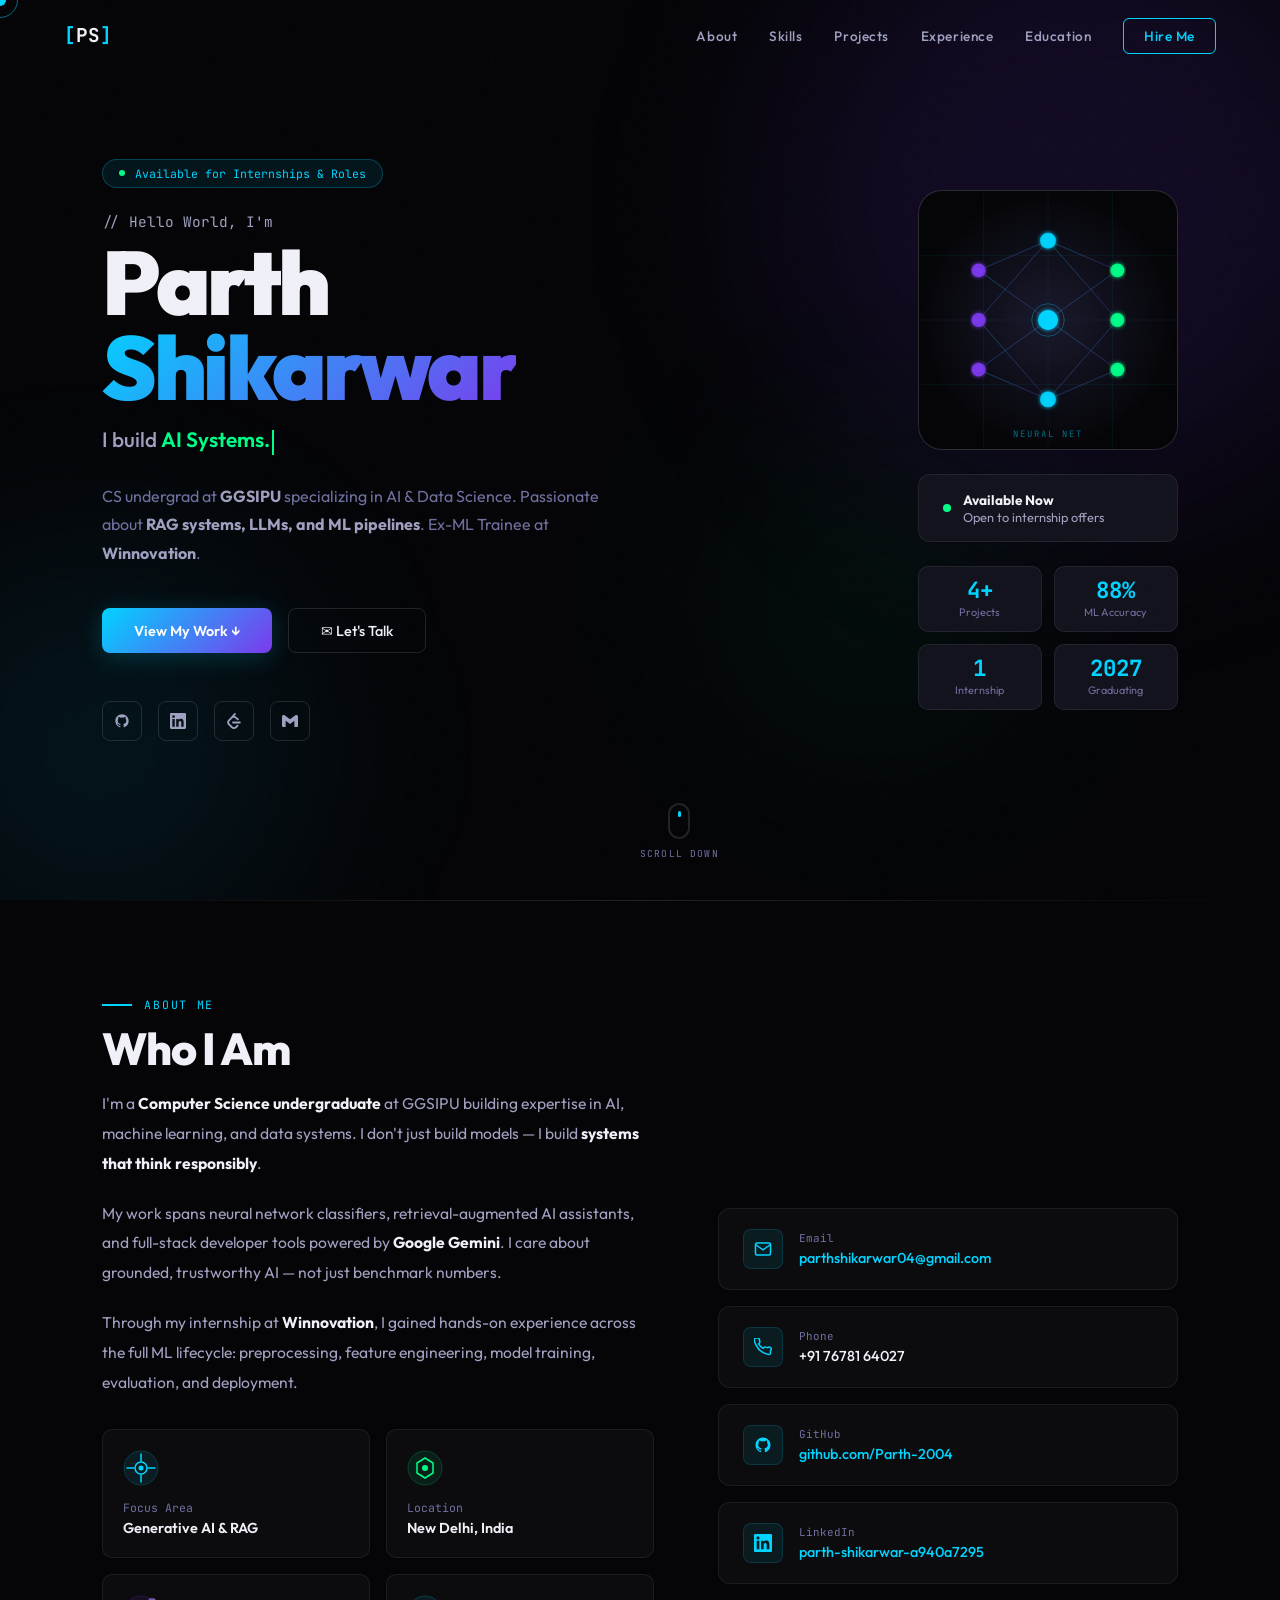
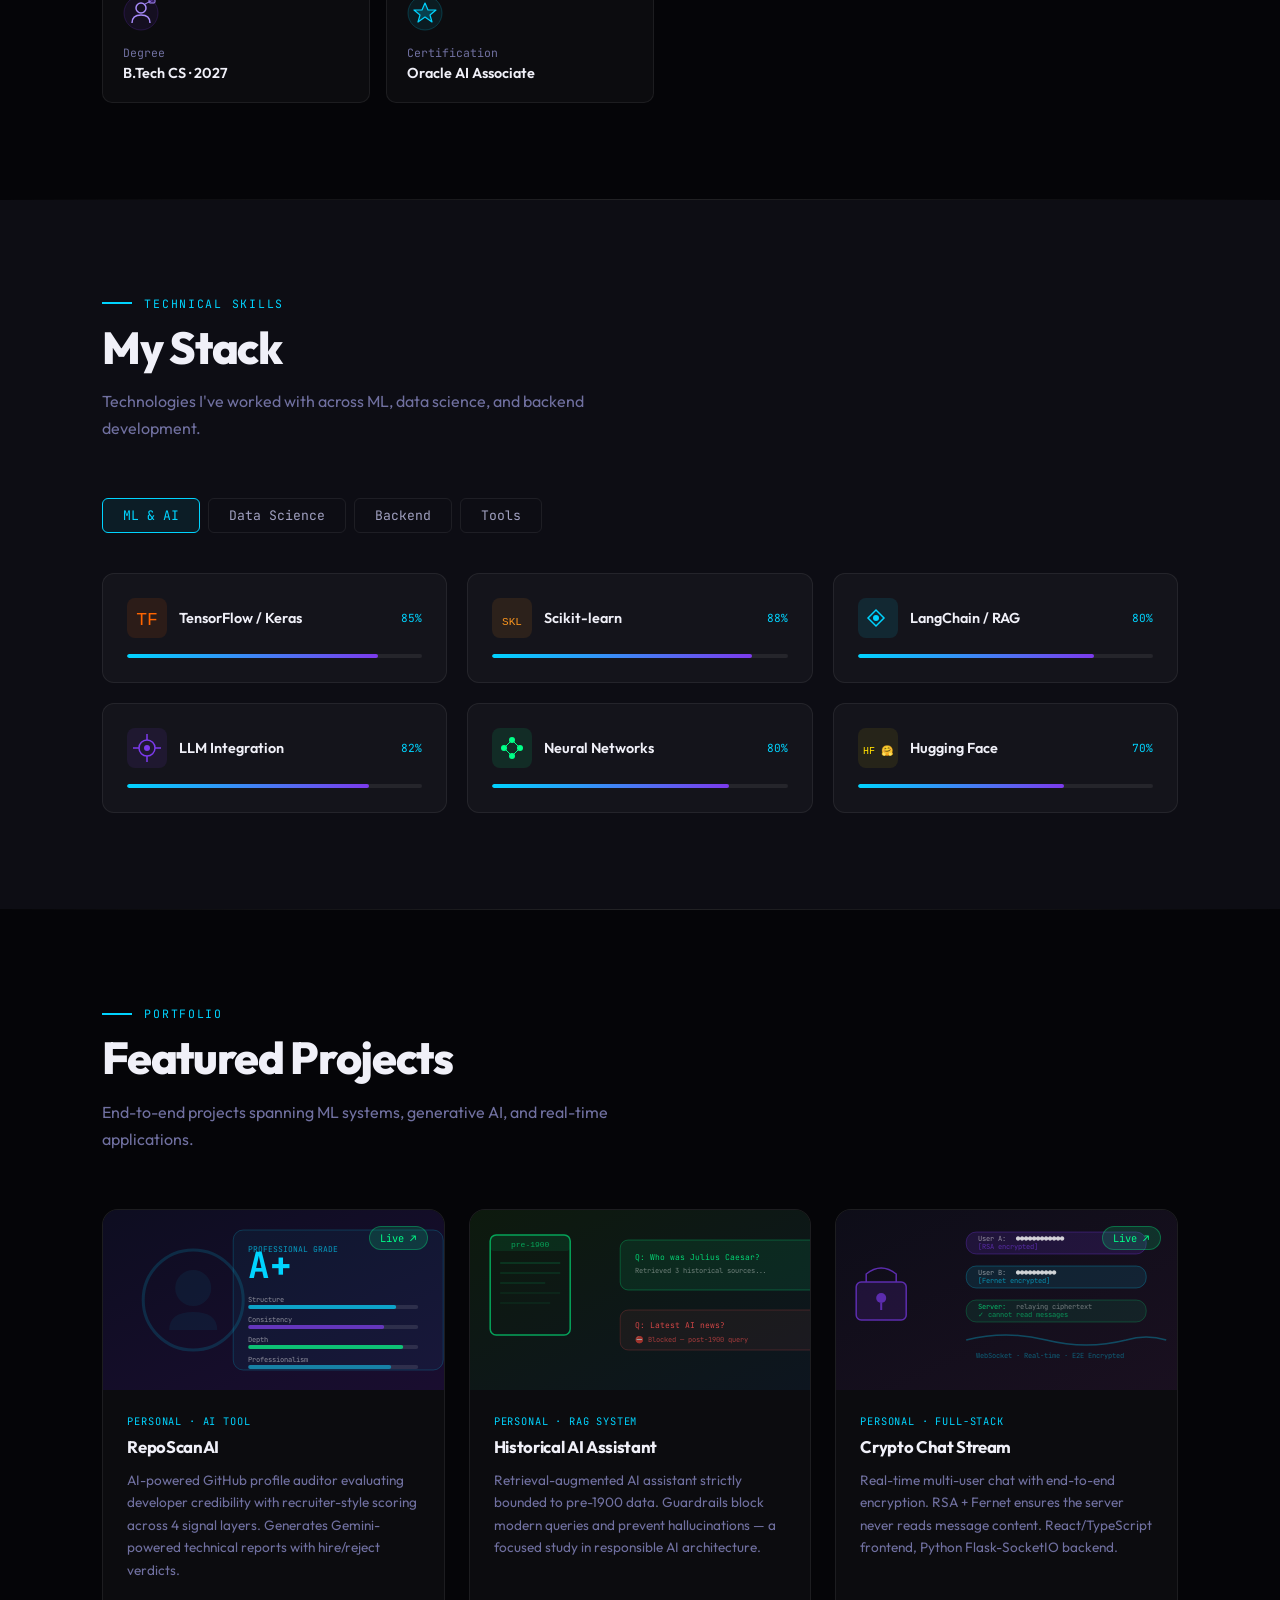
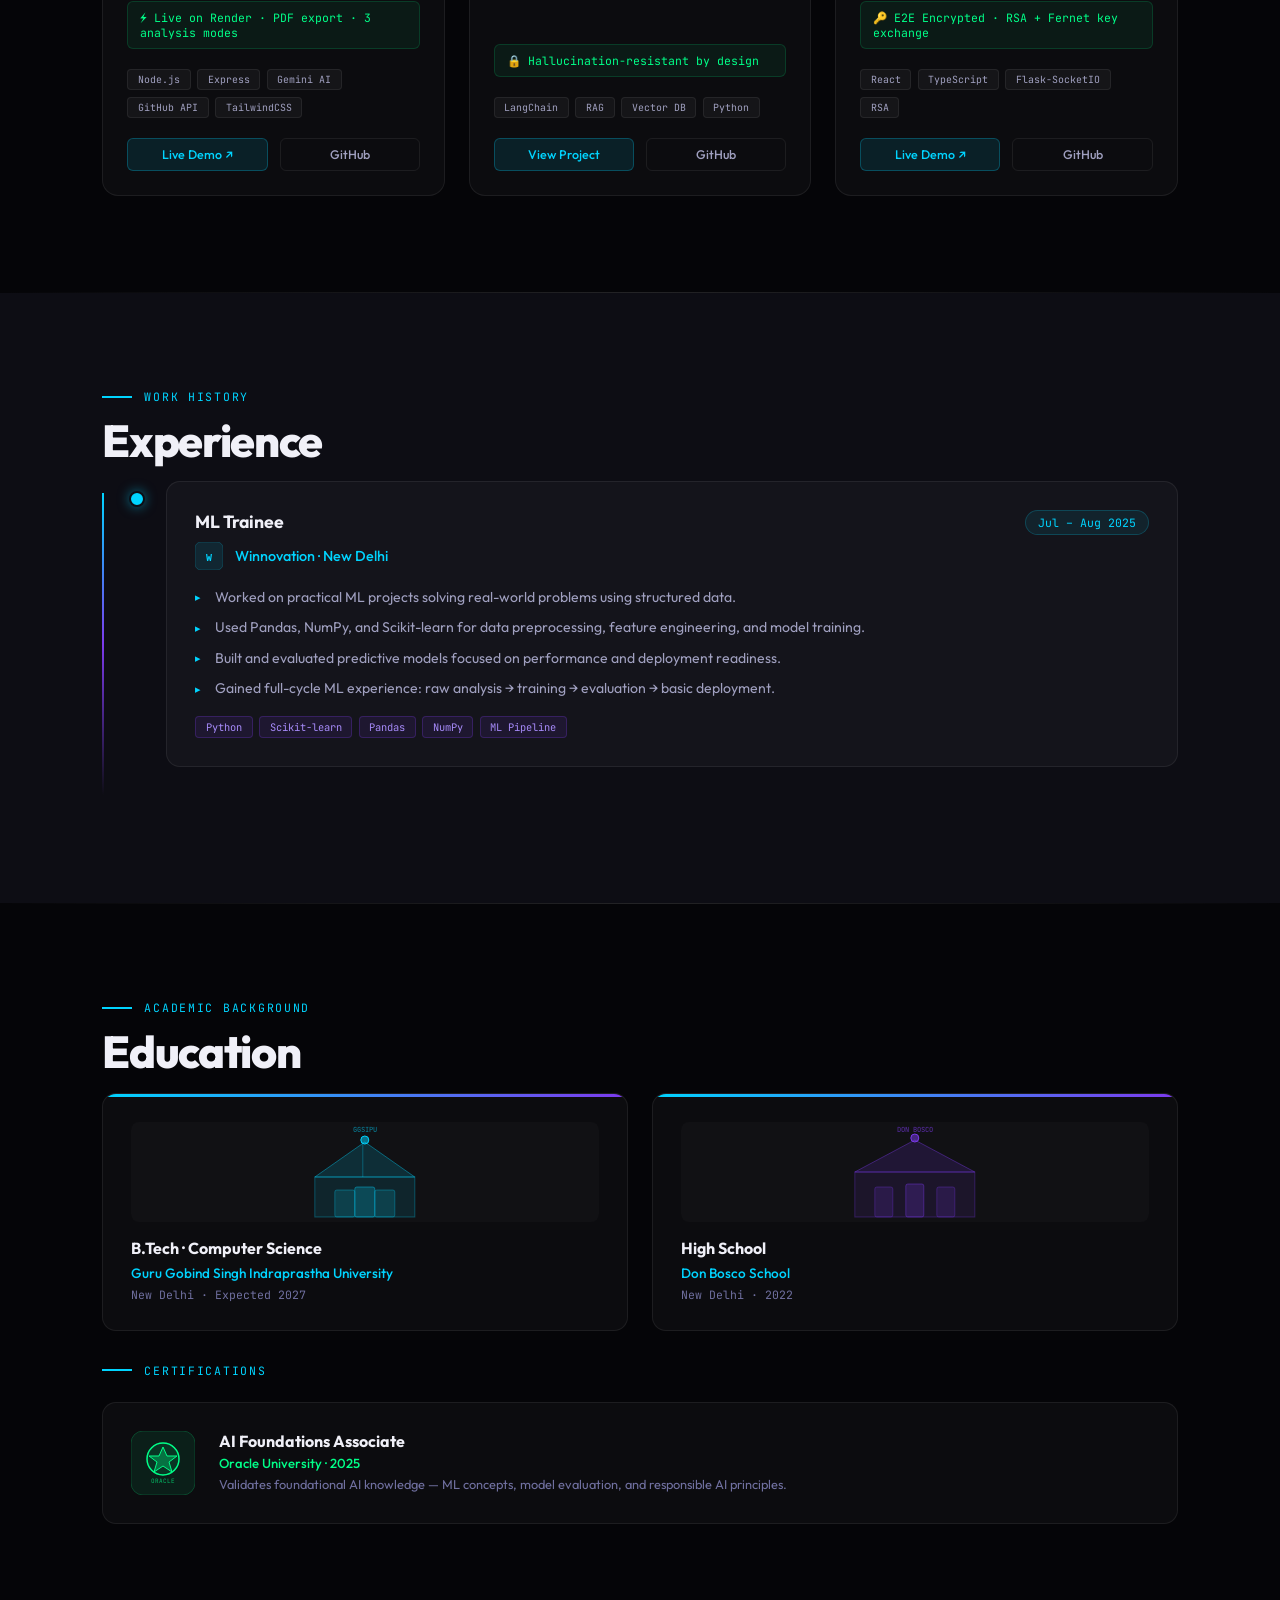
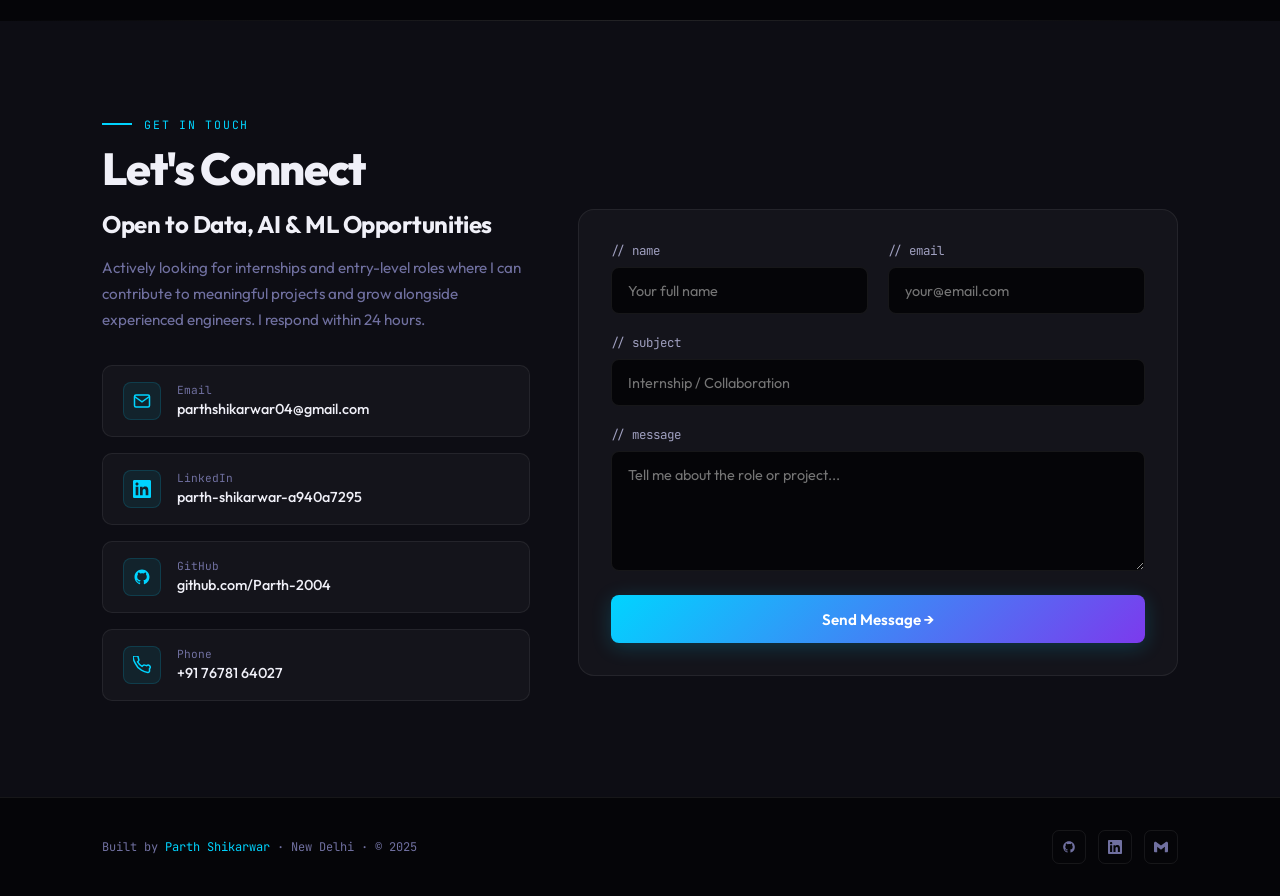
<file: parth_portfolio_v3.html>
<!DOCTYPE html>
<html lang="en">
<head>
<meta charset="UTF-8">
<meta name="viewport" content="width=device-width, initial-scale=1.0">
<title>Parth Shikarwar | AI & Data Engineer</title>
<link href="https://fonts.googleapis.com/css2?family=Outfit:wght@300;400;500;600;700;800;900&family=JetBrains+Mono:wght@400;500;700&display=swap" rel="stylesheet">
<style>
:root {
  --bg: #050508;
  --bg2: #0d0d14;
  --bg3: #13131e;
  --border: rgba(255,255,255,0.07);
  --border2: rgba(255,255,255,0.12);
  --accent: #00d4ff;
  --accent2: #7c3aed;
  --accent3: #00ff88;
  --text: #f0f0f8;
  --muted: #7070a0;
  --muted2: #a0a0c0;
  --card: rgba(255,255,255,0.03);
}
* { margin:0; padding:0; box-sizing:border-box; }
html { scroll-behavior:smooth; }
body { background:var(--bg); color:var(--text); font-family:'Outfit',sans-serif; overflow-x:hidden; cursor:none; }

/* CURSOR */
.cursor { position:fixed; width:12px; height:12px; background:var(--accent); border-radius:50%; pointer-events:none; z-index:9999; transform:translate(-50%,-50%); transition:width .2s,height .2s; mix-blend-mode:screen; }
.cursor-ring { position:fixed; width:36px; height:36px; border:1.5px solid rgba(0,212,255,0.5); border-radius:50%; pointer-events:none; z-index:9998; transform:translate(-50%,-50%); transition:all .12s ease; }

/* NOISE */
body::before { content:''; position:fixed; inset:0; background-image:url("data:image/svg+xml,%3Csvg viewBox='0 0 256 256' xmlns='http://www.w3.org/2000/svg'%3E%3Cfilter id='n'%3E%3CfeTurbulence type='fractalNoise' baseFrequency='0.9' numOctaves='4'/%3E%3C/filter%3E%3Crect width='100%25' height='100%25' filter='url(%23n)' opacity='0.025'/%3E%3C/svg%3E"); pointer-events:none; z-index:9990; opacity:0.4; }

::-webkit-scrollbar { width:4px; }
::-webkit-scrollbar-track { background:var(--bg); }
::-webkit-scrollbar-thumb { background:var(--accent2); border-radius:2px; }

/* NAV */
nav { position:fixed; top:0; left:0; right:0; z-index:1000; padding:0 5%; height:70px; display:flex; align-items:center; justify-content:space-between; transition:all .4s; }
nav.scrolled { background:rgba(5,5,8,0.92); backdrop-filter:blur(20px); border-bottom:1px solid var(--border); height:60px; }
.nav-logo { font-family:'JetBrains Mono',monospace; font-weight:700; font-size:1.2rem; color:var(--text); text-decoration:none; }
.nav-logo .br { color:var(--accent); }
.nav-links { display:flex; gap:2rem; list-style:none; }
.nav-links a { font-size:.85rem; color:var(--muted2); text-decoration:none; font-weight:500; letter-spacing:.04em; transition:color .2s; position:relative; }
.nav-links a::after { content:''; position:absolute; bottom:-4px; left:0; right:0; height:2px; background:var(--accent); transform:scaleX(0); transform-origin:left; transition:transform .3s; }
.nav-links a:hover { color:var(--accent); }
.nav-links a:hover::after { transform:scaleX(1); }
.nav-cta { background:transparent !important; border:1px solid var(--accent); color:var(--accent) !important; padding:.5rem 1.25rem !important; border-radius:6px; }
.nav-cta:hover { background:var(--accent) !important; color:var(--bg) !important; }
.nav-cta::after { display:none !important; }

/* HERO */
.hero { min-height:100vh; display:flex; align-items:center; padding:0 8%; position:relative; overflow:hidden; }
.orb { position:absolute; border-radius:50%; filter:blur(100px); pointer-events:none; }
.orb1 { width:600px; height:600px; background:rgba(124,58,237,0.12); top:-100px; right:-100px; }
.orb2 { width:400px; height:400px; background:rgba(0,212,255,0.08); bottom:-50px; left:-100px; }
.orb3 { width:300px; height:300px; background:rgba(0,255,136,0.05); top:50%; right:20%; }
.hero-grid { display:grid; grid-template-columns:1fr auto; align-items:center; gap:4rem; width:100%; position:relative; z-index:1; }
.hero-tag { display:inline-flex; align-items:center; gap:.6rem; background:rgba(0,212,255,0.08); border:1px solid rgba(0,212,255,0.25); padding:.4rem 1rem; border-radius:100px; font-family:'JetBrains Mono',monospace; font-size:.72rem; color:var(--accent); margin-bottom:1.5rem; animation:fadeUp .6s ease both; }
.tag-dot { width:6px; height:6px; border-radius:50%; background:var(--accent3); animation:pulse 2s infinite; }
.hero-greeting { font-family:'JetBrains Mono',monospace; font-size:.9rem; color:var(--muted2); margin-bottom:.5rem; animation:fadeUp .6s .1s ease both; }
.hero-name { font-size:clamp(3.5rem,7vw,6rem); font-weight:900; line-height:.95; letter-spacing:-.04em; margin-bottom:1rem; animation:fadeUp .6s .15s ease both; }
.hero-name .first { color:var(--text); }
.hero-name .last { color:transparent; background:linear-gradient(135deg,var(--accent),var(--accent2)); -webkit-background-clip:text; background-clip:text; }
.hero-typed-wrap { font-size:1.3rem; font-weight:500; color:var(--muted2); margin-bottom:1.5rem; min-height:2rem; animation:fadeUp .6s .2s ease both; }
.typed-text { color:var(--accent3); font-weight:600; }
.cursor-blink { display:inline-block; width:2px; height:1.2em; background:var(--accent3); margin-left:2px; vertical-align:middle; animation:blink 1s infinite; }
@keyframes blink { 0%,49%{opacity:1}50%,100%{opacity:0} }
.hero-desc { font-size:1rem; color:var(--muted); line-height:1.8; max-width:520px; margin-bottom:2.5rem; animation:fadeUp .6s .25s ease both; }
.hero-desc strong { color:var(--muted2); }
.hero-btns { display:flex; gap:1rem; flex-wrap:wrap; margin-bottom:3rem; animation:fadeUp .6s .3s ease both; }
.btn-primary { display:inline-flex; align-items:center; gap:.5rem; background:linear-gradient(135deg,var(--accent),var(--accent2)); color:white; padding:.8rem 2rem; border-radius:8px; font-weight:600; font-size:.9rem; text-decoration:none; transition:all .3s; box-shadow:0 4px 24px rgba(0,212,255,.2); }
.btn-primary:hover { transform:translateY(-3px); box-shadow:0 8px 32px rgba(0,212,255,.35); }
.btn-outline { display:inline-flex; align-items:center; gap:.5rem; background:transparent; color:var(--text); padding:.8rem 2rem; border-radius:8px; border:1px solid var(--border2); font-weight:500; font-size:.9rem; text-decoration:none; transition:all .3s; }
.btn-outline:hover { border-color:var(--accent); color:var(--accent); transform:translateY(-3px); }
.hero-socials { display:flex; gap:1rem; animation:fadeUp .6s .35s ease both; }
.social-btn { width:40px; height:40px; border:1px solid var(--border2); border-radius:8px; display:flex; align-items:center; justify-content:center; color:var(--muted2); text-decoration:none; transition:all .2s; }
.social-btn:hover { border-color:var(--accent); color:var(--accent); background:rgba(0,212,255,.08); transform:translateY(-3px); }
.social-btn svg { width:16px; height:16px; fill:currentColor; }

/* HERO RIGHT */
.hero-right { display:flex; flex-direction:column; align-items:center; gap:1.5rem; animation:fadeUp .6s .4s ease both; }
.hero-avatar { width:260px; height:260px; border-radius:24px; background:linear-gradient(135deg,var(--bg3),var(--bg2)); border:1px solid var(--border2); display:flex; align-items:center; justify-content:center; position:relative; overflow:hidden; }
.hero-avatar::before { content:''; position:absolute; inset:0; background:linear-gradient(135deg,rgba(0,212,255,.05),rgba(124,58,237,.08)); }
.status-card { background:var(--bg3); border:1px solid var(--border); border-radius:12px; padding:1rem 1.5rem; width:260px; display:flex; align-items:center; gap:.75rem; }
.status-dot { width:8px; height:8px; border-radius:50%; background:var(--accent3); animation:pulse 2s infinite; flex-shrink:0; }
.status-text { font-size:.8rem; color:var(--muted2); }
.status-text strong { color:var(--text); display:block; font-size:.85rem; }
.mini-stats { display:grid; grid-template-columns:1fr 1fr; gap:.75rem; width:260px; }
.mini-stat { background:var(--bg3); border:1px solid var(--border); border-radius:10px; padding:.75rem 1rem; text-align:center; }
.mini-stat-num { font-family:'JetBrains Mono',monospace; font-size:1.4rem; font-weight:700; color:var(--accent); line-height:1; }
.mini-stat-label { font-size:.68rem; color:var(--muted); margin-top:.2rem; }

/* SCROLL INDICATOR */
.scroll-ind { position:absolute; bottom:2.5rem; left:50%; transform:translateX(-50%); display:flex; flex-direction:column; align-items:center; gap:.5rem; animation:fadeUp 1s .8s ease both; }
.scroll-mouse { width:22px; height:36px; border:2px solid var(--border2); border-radius:12px; display:flex; justify-content:center; padding-top:6px; }
.scroll-wheel { width:3px; height:6px; background:var(--accent); border-radius:2px; animation:scrollDown 1.5s infinite; }
@keyframes scrollDown { 0%{transform:translateY(0);opacity:1}100%{transform:translateY(8px);opacity:0} }
.scroll-label { font-family:'JetBrains Mono',monospace; font-size:.6rem; color:var(--muted); letter-spacing:.12em; text-transform:uppercase; }

/* SECTIONS */
section { padding:6rem 8%; }
.eyebrow { font-family:'JetBrains Mono',monospace; font-size:.72rem; color:var(--accent); letter-spacing:.15em; text-transform:uppercase; margin-bottom:.75rem; display:flex; align-items:center; gap:.75rem; }
.eyebrow::before { content:''; width:30px; height:2px; background:var(--accent); display:inline-block; }
.sec-title { font-size:clamp(2rem,3.5vw,3rem); font-weight:800; letter-spacing:-.03em; line-height:1.1; margin-bottom:1rem; }
.sec-sub { color:var(--muted); font-size:1rem; line-height:1.7; max-width:560px; margin-bottom:3.5rem; }
.divider { width:100%; height:1px; background:linear-gradient(90deg,transparent,var(--border2),transparent); }

/* ABOUT */
.about-grid { display:grid; grid-template-columns:1.2fr 1fr; gap:4rem; align-items:center; }
.about-text p { color:var(--muted2); line-height:1.9; font-size:.98rem; margin-bottom:1.25rem; }
.about-text strong { color:var(--text); }
.about-highlights { display:grid; grid-template-columns:1fr 1fr; gap:1rem; margin-top:2rem; }
.hl-item { background:var(--card); border:1px solid var(--border); border-radius:10px; padding:1.25rem; transition:all .3s; }
.hl-item:hover { border-color:var(--accent); background:rgba(0,212,255,.04); transform:translateY(-3px); }
.hl-icon { width:36px; height:36px; margin-bottom:.6rem; }
.hl-label { font-size:.72rem; color:var(--muted); font-family:'JetBrains Mono',monospace; margin-bottom:.25rem; }
.hl-value { font-size:.9rem; font-weight:600; color:var(--text); }
.info-stack { display:flex; flex-direction:column; gap:1rem; }
.info-card { background:var(--card); border:1px solid var(--border); border-radius:12px; padding:1.25rem 1.5rem; display:flex; align-items:center; gap:1rem; transition:all .2s; }
.info-card:hover { border-color:var(--accent); transform:translateX(4px); }
.info-icon { width:40px; height:40px; border-radius:8px; background:rgba(0,212,255,.08); border:1px solid rgba(0,212,255,.15); display:flex; align-items:center; justify-content:center; flex-shrink:0; }
.info-icon svg { width:18px; height:18px; }
.info-label { font-size:.68rem; color:var(--muted); font-family:'JetBrains Mono',monospace; margin-bottom:.2rem; }
.info-value { font-size:.9rem; color:var(--text); font-weight:500; }
.info-value a { color:var(--accent); text-decoration:none; }
.info-value a:hover { text-decoration:underline; }

/* SKILLS */
#skills { background:var(--bg2); }
.skill-tabs { display:flex; gap:.5rem; margin-bottom:2.5rem; flex-wrap:wrap; }
.skill-tab { padding:.5rem 1.25rem; border-radius:6px; background:transparent; border:1px solid var(--border); color:var(--muted2); font-size:.82rem; font-family:'JetBrains Mono',monospace; cursor:pointer; transition:all .2s; }
.skill-tab.active, .skill-tab:hover { background:rgba(0,212,255,.08); border-color:var(--accent); color:var(--accent); }
.skills-content { display:none; }
.skills-content.active { display:grid; grid-template-columns:repeat(3,1fr); gap:1.25rem; }
.skill-card { background:var(--card); border:1px solid var(--border); border-radius:12px; padding:1.5rem; transition:all .3s; }
.skill-card:hover { border-color:var(--accent2); transform:translateY(-4px); box-shadow:0 12px 40px rgba(124,58,237,.1); }
.skill-card-header { display:flex; align-items:center; gap:.75rem; margin-bottom:1rem; }
.skill-card-icon { width:40px; height:40px; flex-shrink:0; }
.skill-name-row { display:flex; justify-content:space-between; align-items:center; flex:1; }
.skill-name { font-weight:600; font-size:.9rem; }
.skill-pct { font-family:'JetBrains Mono',monospace; font-size:.7rem; color:var(--accent); }
.skill-bar-bg { width:100%; height:4px; background:var(--border); border-radius:2px; overflow:hidden; }
.skill-bar-fill { height:100%; border-radius:2px; background:linear-gradient(90deg,var(--accent),var(--accent2)); width:0; transition:width 1.2s cubic-bezier(.4,0,.2,1); }

/* PROJECTS */
.projects-grid { display:grid; grid-template-columns:repeat(3,1fr); gap:1.5rem; }
.project-card { background:var(--card); border:1px solid var(--border); border-radius:16px; overflow:hidden; transition:all .35s; display:flex; flex-direction:column; }
.project-card:hover { border-color:var(--accent); transform:translateY(-8px); box-shadow:0 24px 60px rgba(0,212,255,.1); }
.project-img { height:180px; position:relative; overflow:hidden; display:flex; align-items:center; justify-content:center; }
.project-img svg { position:absolute; inset:0; width:100%; height:100%; }
.project-badge { position:absolute; top:1rem; right:1rem; background:rgba(0,255,136,.15); border:1px solid rgba(0,255,136,.3); color:var(--accent3); padding:.25rem .65rem; border-radius:100px; font-size:.65rem; font-family:'JetBrains Mono',monospace; z-index:2; }
.project-body { padding:1.5rem; flex:1; display:flex; flex-direction:column; }
.project-org { font-family:'JetBrains Mono',monospace; font-size:.65rem; color:var(--accent); letter-spacing:.08em; text-transform:uppercase; margin-bottom:.5rem; }
.project-title { font-weight:700; font-size:1.05rem; margin-bottom:.75rem; letter-spacing:-.02em; }
.project-desc { font-size:.85rem; color:var(--muted); line-height:1.65; flex:1; margin-bottom:1.25rem; }
.project-highlight { display:flex; align-items:center; gap:.5rem; background:rgba(0,255,136,.06); border:1px solid rgba(0,255,136,.15); border-radius:6px; padding:.5rem .75rem; font-size:.72rem; color:var(--accent3); font-family:'JetBrains Mono',monospace; margin-bottom:1.25rem; }
.project-tech { display:flex; flex-wrap:wrap; gap:.4rem; margin-bottom:1.25rem; }
.tech-tag { background:rgba(255,255,255,.04); border:1px solid var(--border); color:var(--muted2); padding:.2rem .6rem; border-radius:4px; font-family:'JetBrains Mono',monospace; font-size:.62rem; }
.project-links { display:flex; gap:.75rem; margin-top:auto; }
.plbtn { display:inline-flex; align-items:center; gap:.4rem; padding:.5rem 1rem; border-radius:6px; font-size:.78rem; font-weight:500; text-decoration:none; transition:all .2s; flex:1; justify-content:center; }
.plbtn.p { background:rgba(0,212,255,.1); border:1px solid rgba(0,212,255,.25); color:var(--accent); }
.plbtn.p:hover { background:var(--accent); color:var(--bg); }
.plbtn.g { background:transparent; border:1px solid var(--border); color:var(--muted2); }
.plbtn.g:hover { border-color:var(--accent); color:var(--accent); }

/* EXPERIENCE */
#experience { background:var(--bg2); }
.timeline { padding-left:2rem; position:relative; }
.timeline::before { content:''; position:absolute; left:0; top:12px; bottom:12px; width:2px; background:linear-gradient(180deg,var(--accent),var(--accent2),transparent); }
.tl-item { position:relative; padding:0 0 2.5rem 2rem; }
.tl-item::before { content:''; position:absolute; left:-5px; top:10px; width:12px; height:12px; border-radius:50%; background:var(--accent); border:2px solid var(--bg2); box-shadow:0 0 12px rgba(0,212,255,.5); }
.tl-card { background:var(--card); border:1px solid var(--border); border-radius:14px; padding:1.75rem; transition:border-color .3s; }
.tl-card:hover { border-color:var(--accent); }
.tl-header { display:flex; justify-content:space-between; align-items:flex-start; margin-bottom:.4rem; flex-wrap:wrap; gap:.5rem; }
.tl-role { font-weight:700; font-size:1.1rem; }
.tl-date { font-family:'JetBrains Mono',monospace; font-size:.72rem; color:var(--accent); background:rgba(0,212,255,.08); border:1px solid rgba(0,212,255,.2); padding:.25rem .75rem; border-radius:100px; }
.tl-company { color:var(--accent); font-size:.9rem; font-weight:500; margin-bottom:1rem; display:flex; align-items:center; gap:.75rem; }
.tl-company-logo { width:28px; height:28px; }
.tl-points { display:flex; flex-direction:column; gap:.5rem; list-style:none; }
.tl-points li { font-size:.88rem; color:var(--muted2); line-height:1.6; padding-left:1.2rem; position:relative; }
.tl-points li::before { content:'▸'; position:absolute; left:0; color:var(--accent); font-size:.7rem; top:.2rem; }
.tl-tags { display:flex; gap:.4rem; flex-wrap:wrap; margin-top:1rem; }
.tl-tag { background:rgba(124,58,237,.1); border:1px solid rgba(124,58,237,.25); color:#a78bfa; padding:.2rem .6rem; border-radius:4px; font-size:.65rem; font-family:'JetBrains Mono',monospace; }

/* EDUCATION */
.edu-grid { display:grid; grid-template-columns:1fr 1fr; gap:1.5rem; margin-bottom:2rem; }
.edu-card { background:var(--card); border:1px solid var(--border); border-radius:14px; padding:1.75rem; transition:all .3s; position:relative; overflow:hidden; }
.edu-card::before { content:''; position:absolute; top:0; left:0; right:0; height:3px; background:linear-gradient(90deg,var(--accent),var(--accent2)); }
.edu-card:hover { border-color:var(--accent); transform:translateY(-4px); }
.edu-card-img { width:100%; height:100px; margin-bottom:1rem; display:flex; align-items:center; justify-content:center; border-radius:8px; overflow:hidden; background:rgba(255,255,255,.02); }
.edu-card-img svg { width:100%; height:100%; }
.edu-degree { font-weight:700; font-size:1rem; margin-bottom:.4rem; }
.edu-school { color:var(--accent); font-size:.85rem; margin-bottom:.3rem; font-weight:500; }
.edu-year { font-family:'JetBrains Mono',monospace; font-size:.72rem; color:var(--muted); }
.cert-card { background:var(--card); border:1px solid var(--border); border-radius:14px; padding:1.75rem; display:flex; align-items:center; gap:1.5rem; transition:all .3s; }
.cert-card:hover { border-color:var(--accent3); transform:translateY(-3px); }
.cert-img { width:64px; height:64px; flex-shrink:0; }
.cert-name { font-weight:700; font-size:1rem; margin-bottom:.25rem; }
.cert-issuer { color:var(--accent3); font-size:.82rem; margin-bottom:.25rem; font-weight:500; }
.cert-desc { font-size:.8rem; color:var(--muted); line-height:1.5; }

/* CONTACT */
#contact { background:var(--bg2); }
.contact-grid { display:grid; grid-template-columns:1fr 1.4fr; gap:3rem; align-items:start; }
.contact-info h3 { font-size:1.5rem; font-weight:700; margin-bottom:1rem; letter-spacing:-.02em; }
.contact-info p { color:var(--muted); line-height:1.7; margin-bottom:2rem; font-size:.95rem; }
.contact-items { display:flex; flex-direction:column; gap:1rem; }
.contact-item { display:flex; align-items:center; gap:1rem; background:var(--card); border:1px solid var(--border); border-radius:10px; padding:1rem 1.25rem; transition:all .2s; text-decoration:none; }
.contact-item:hover { border-color:var(--accent); transform:translateX(4px); }
.contact-icon { width:38px; height:38px; border-radius:8px; background:rgba(0,212,255,.08); border:1px solid rgba(0,212,255,.15); display:flex; align-items:center; justify-content:center; flex-shrink:0; }
.contact-icon svg { width:18px; height:18px; }
.contact-label { font-size:.7rem; color:var(--muted); font-family:'JetBrains Mono',monospace; margin-bottom:.15rem; }
.contact-val { font-size:.9rem; color:var(--text); font-weight:500; }
.contact-form { background:var(--card); border:1px solid var(--border); border-radius:16px; padding:2rem; }
.form-row { display:grid; grid-template-columns:1fr 1fr; gap:1.25rem; margin-bottom:1.25rem; }
.form-group { margin-bottom:1.25rem; }
.form-label { display:block; font-size:.78rem; font-family:'JetBrains Mono',monospace; color:var(--muted2); margin-bottom:.5rem; }
.form-input, .form-textarea { width:100%; background:var(--bg); border:1px solid var(--border); color:var(--text); padding:.85rem 1rem; border-radius:8px; font-family:'Outfit',sans-serif; font-size:.9rem; transition:all .2s; outline:none; }
.form-input:focus,.form-textarea:focus { border-color:var(--accent); box-shadow:0 0 0 3px rgba(0,212,255,.08); }
.form-textarea { height:120px; resize:vertical; }
.form-submit { width:100%; padding:.9rem; background:linear-gradient(135deg,var(--accent),var(--accent2)); color:white; border:none; border-radius:8px; font-family:'Outfit',sans-serif; font-weight:600; font-size:.95rem; cursor:pointer; transition:all .3s; box-shadow:0 4px 20px rgba(0,212,255,.2); }
.form-submit:hover { transform:translateY(-2px); box-shadow:0 8px 30px rgba(0,212,255,.35); }

/* FOOTER */
footer { padding:2rem 8%; border-top:1px solid var(--border); display:flex; justify-content:space-between; align-items:center; flex-wrap:wrap; gap:1rem; }
.footer-left { font-family:'JetBrains Mono',monospace; font-size:.75rem; color:var(--muted); }
.footer-left span { color:var(--accent); }
.footer-socials { display:flex; gap:.75rem; }
.footer-social { width:34px; height:34px; border:1px solid var(--border); border-radius:7px; display:flex; align-items:center; justify-content:center; color:var(--muted); text-decoration:none; transition:all .2s; }
.footer-social:hover { border-color:var(--accent); color:var(--accent); }
.footer-social svg { width:14px; height:14px; fill:currentColor; }

/* ANIM */
@keyframes fadeUp { from{opacity:0;transform:translateY(24px)}to{opacity:1;transform:translateY(0)} }
@keyframes pulse { 0%,100%{opacity:1;transform:scale(1)}50%{opacity:.4;transform:scale(.8)} }
.reveal { opacity:0; transform:translateY(30px); transition:opacity .7s ease,transform .7s ease; }
.reveal.visible { opacity:1; transform:translateY(0); }

@media(max-width:768px){
  nav { padding:0 5%; }
  .nav-links { display:none; }
  .hero,.about-grid,.contact-grid { grid-template-columns:1fr; }
  .hero { padding:5rem 5% 3rem; }
  .hero-right { display:none; }
  section { padding:4rem 5%; }
  .skills-content.active,.projects-grid,.edu-grid { grid-template-columns:1fr; }
}
</style>
</head>
<body>

<div class="cursor" id="cursor"></div>
<div class="cursor-ring" id="cursorRing"></div>

<!-- NAV -->
<nav id="nav">
  <a href="#" class="nav-logo"><span class="br">[</span>PS<span class="br">]</span></a>
  <ul class="nav-links">
    <li><a href="#about">About</a></li>
    <li><a href="#skills">Skills</a></li>
    <li><a href="#projects">Projects</a></li>
    <li><a href="#experience">Experience</a></li>
    <li><a href="#education">Education</a></li>
    <li><a href="#contact" class="nav-cta">Hire Me</a></li>
  </ul>
</nav>

<!-- HERO -->
<section class="hero" id="home">
  <div class="orb orb1"></div><div class="orb orb2"></div><div class="orb orb3"></div>
  <div class="hero-grid">
    <div>
      <div class="hero-tag"><span class="tag-dot"></span>Available for Internships &amp; Roles</div>
      <p class="hero-greeting">// Hello World, I'm</p>
      <h1 class="hero-name"><span class="first">Parth</span><br><span class="last">Shikarwar</span></h1>
      <div class="hero-typed-wrap">I build <span class="typed-text" id="typed"></span><span class="cursor-blink"></span></div>
      <p class="hero-desc">CS undergrad at <strong>GGSIPU</strong> specializing in AI &amp; Data Science. Passionate about <strong>RAG systems, LLMs, and ML pipelines</strong>. Ex-ML Trainee at <strong>Winnovation</strong>.</p>
      <div class="hero-btns">
        <a href="#projects" class="btn-primary">View My Work ↓</a>
        <a href="mailto:parthshikarwar04@gmail.com" class="btn-outline">✉ Let's Talk</a>
      </div>
      <div class="hero-socials">
        <a href="https://github.com/Parth-2004" target="_blank" class="social-btn" title="GitHub">
          <svg viewBox="0 0 24 24"><path d="M12 2C6.477 2 2 6.484 2 12.017c0 4.425 2.865 8.18 6.839 9.504.5.092.682-.217.682-.483 0-.237-.008-.868-.013-1.703-2.782.605-3.369-1.343-3.369-1.343-.454-1.158-1.11-1.466-1.11-1.466-.908-.62.069-.608.069-.608 1.003.07 1.531 1.032 1.531 1.032.892 1.53 2.341 1.088 2.91.832.092-.647.35-1.088.636-1.338-2.22-.253-4.555-1.113-4.555-4.951 0-1.093.39-1.988 1.029-2.688-.103-.253-.446-1.272.098-2.65 0 0 .84-.27 2.75 1.026A9.564 9.564 0 0112 6.844c.85.004 1.705.115 2.504.337 1.909-1.296 2.747-1.027 2.747-1.027.546 1.379.202 2.398.1 2.651.64.7 1.028 1.595 1.028 2.688 0 3.848-2.339 4.695-4.566 4.943.359.309.678.92.678 1.855 0 1.338-.012 2.419-.012 2.747 0 .268.18.58.688.482A10.019 10.019 0 0022 12.017C22 6.484 17.522 2 12 2z"/></svg>
        </a>
        <a href="https://linkedin.com/in/parth-shikarwar-a940a7295" target="_blank" class="social-btn" title="LinkedIn">
          <svg viewBox="0 0 24 24"><path d="M20.447 20.452h-3.554v-5.569c0-1.328-.027-3.037-1.852-3.037-1.853 0-2.136 1.445-2.136 2.939v5.667H9.351V9h3.414v1.561h.046c.477-.9 1.637-1.85 3.37-1.85 3.601 0 4.267 2.37 4.267 5.455v6.286zM5.337 7.433c-1.144 0-2.063-.926-2.063-2.065 0-1.138.92-2.063 2.063-2.063 1.14 0 2.064.925 2.064 2.063 0 1.139-.925 2.065-2.064 2.065zm1.782 13.019H3.555V9h3.564v11.452zM22.225 0H1.771C.792 0 0 .774 0 1.729v20.542C0 23.227.792 24 1.771 24h20.451C23.2 24 24 23.227 24 22.271V1.729C24 .774 23.2 0 22.222 0h.003z"/></svg>
        </a>
        <a href="https://leetcode.com/u/mysticalknight0244/" target="_blank" class="social-btn" title="LeetCode">
          <svg viewBox="0 0 24 24"><path d="M13.483 0a1.374 1.374 0 0 0-.961.438L7.116 6.226l-3.854 4.126a5.266 5.266 0 0 0-1.209 2.104 5.35 5.35 0 0 0-.125.513 5.527 5.527 0 0 0 .062 2.362 5.83 5.83 0 0 0 .349 1.017 5.938 5.938 0 0 0 1.271 1.818l4.277 4.193.039.038c2.248 2.165 5.852 2.133 8.063-.074l2.396-2.392c.54-.54.54-1.414.003-1.955a1.378 1.378 0 0 0-1.951-.003l-2.396 2.392a3.021 3.021 0 0 1-4.205.038l-.02-.019-4.276-4.193c-.652-.64-.972-1.469-.948-2.263a2.68 2.68 0 0 1 .066-.523 2.545 2.545 0 0 1 .619-1.164L9.13 8.114c1.058-1.134 3.204-1.27 4.43-.278l3.501 2.831c.593.48 1.461.387 1.94-.207a1.384 1.384 0 0 0-.207-1.943l-3.5-2.831c-.8-.647-1.766-1.045-2.774-1.202l2.015-2.158A1.384 1.384 0 0 0 13.483 0zm-2.866 12.815a1.38 1.38 0 0 0-1.38 1.382 1.38 1.38 0 0 0 1.38 1.382H20.79a1.38 1.38 0 0 0 1.38-1.382 1.38 1.38 0 0 0-1.38-1.382z"/></svg>
        </a>
        <a href="mailto:parthshikarwar04@gmail.com" class="social-btn" title="Email">
          <svg viewBox="0 0 24 24"><path d="M24 5.457v13.909c0 .904-.732 1.636-1.636 1.636h-3.819V11.73L12 16.64l-6.545-4.91v9.273H1.636A1.636 1.636 0 0 1 0 19.366V5.457c0-2.023 2.309-3.178 3.927-1.964L5.455 4.64 12 9.548l6.545-4.91 1.528-1.145C21.69 2.28 24 3.434 24 5.457z"/></svg>
        </a>
      </div>
    </div>

    <div class="hero-right">
      <div class="hero-avatar">
        <!-- AI Brain SVG illustration -->
        <svg viewBox="0 0 260 260" xmlns="http://www.w3.org/2000/svg" style="width:100%;height:100%;position:absolute;inset:0;">
          <defs>
            <radialGradient id="bgGrad" cx="50%" cy="50%" r="50%">
              <stop offset="0%" stop-color="#1a1a2e"/>
              <stop offset="100%" stop-color="#050508"/>
            </radialGradient>
            <linearGradient id="lineGrad" x1="0%" y1="0%" x2="100%" y2="100%">
              <stop offset="0%" stop-color="#00d4ff" stop-opacity="0.6"/>
              <stop offset="100%" stop-color="#7c3aed" stop-opacity="0.6"/>
            </linearGradient>
            <filter id="glow"><feGaussianBlur stdDeviation="2" result="blur"/><feMerge><feMergeNode in="blur"/><feMergeNode in="SourceGraphic"/></feMerge></filter>
          </defs>
          <rect width="260" height="260" fill="url(#bgGrad)"/>
          <!-- grid lines -->
          <g stroke="rgba(0,212,255,0.06)" stroke-width="1">
            <line x1="0" y1="65" x2="260" y2="65"/><line x1="0" y1="130" x2="260" y2="130"/>
            <line x1="0" y1="195" x2="260" y2="195"/>
            <line x1="65" y1="0" x2="65" y2="260"/><line x1="130" y1="0" x2="130" y2="260"/>
            <line x1="195" y1="0" x2="195" y2="260"/>
          </g>
          <!-- neural network connections -->
          <g stroke="url(#lineGrad)" stroke-width="1" opacity="0.5">
            <line x1="60" y1="80" x2="130" y2="50"/><line x1="60" y1="80" x2="130" y2="130"/>
            <line x1="60" y1="130" x2="130" y2="50"/><line x1="60" y1="130" x2="130" y2="130"/>
            <line x1="60" y1="130" x2="130" y2="210"/>
            <line x1="60" y1="180" x2="130" y2="130"/><line x1="60" y1="180" x2="130" y2="210"/>
            <line x1="130" y1="50" x2="200" y2="80"/><line x1="130" y1="50" x2="200" y2="130"/>
            <line x1="130" y1="130" x2="200" y2="80"/><line x1="130" y1="130" x2="200" y2="130"/>
            <line x1="130" y1="130" x2="200" y2="180"/>
            <line x1="130" y1="210" x2="200" y2="130"/><line x1="130" y1="210" x2="200" y2="180"/>
          </g>
          <!-- nodes layer 1 -->
          <g filter="url(#glow)">
            <circle cx="60" cy="80" r="7" fill="#7c3aed" opacity="0.9"/>
            <circle cx="60" cy="130" r="7" fill="#7c3aed" opacity="0.9"/>
            <circle cx="60" cy="180" r="7" fill="#7c3aed" opacity="0.9"/>
          </g>
          <!-- nodes layer 2 -->
          <g filter="url(#glow)">
            <circle cx="130" cy="50" r="8" fill="#00d4ff" opacity="0.9"/>
            <circle cx="130" cy="130" r="10" fill="#00d4ff" opacity="1"/>
            <circle cx="130" cy="210" r="8" fill="#00d4ff" opacity="0.9"/>
          </g>
          <!-- nodes layer 3 -->
          <g filter="url(#glow)">
            <circle cx="200" cy="80" r="7" fill="#00ff88" opacity="0.9"/>
            <circle cx="200" cy="130" r="7" fill="#00ff88" opacity="0.9"/>
            <circle cx="200" cy="180" r="7" fill="#00ff88" opacity="0.9"/>
          </g>
          <!-- pulse rings -->
          <circle cx="130" cy="130" r="18" fill="none" stroke="#00d4ff" stroke-width="1" opacity="0.3">
            <animate attributeName="r" values="14;26;14" dur="2.5s" repeatCount="indefinite"/>
            <animate attributeName="opacity" values="0.4;0;0.4" dur="2.5s" repeatCount="indefinite"/>
          </circle>
          <!-- label -->
          <text x="130" y="248" text-anchor="middle" font-family="JetBrains Mono, monospace" font-size="9" fill="rgba(0,212,255,0.5)" letter-spacing="2">NEURAL NET</text>
        </svg>
      </div>
      <div class="status-card">
        <div class="status-dot"></div>
        <div class="status-text"><strong>Available Now</strong>Open to internship offers</div>
      </div>
      <div class="mini-stats">
        <div class="mini-stat"><div class="mini-stat-num">4+</div><div class="mini-stat-label">Projects</div></div>
        <div class="mini-stat"><div class="mini-stat-num">88%</div><div class="mini-stat-label">ML Accuracy</div></div>
        <div class="mini-stat"><div class="mini-stat-num">1</div><div class="mini-stat-label">Internship</div></div>
        <div class="mini-stat"><div class="mini-stat-num">2027</div><div class="mini-stat-label">Graduating</div></div>
      </div>
    </div>
  </div>

  <div class="scroll-ind">
    <div class="scroll-mouse"><div class="scroll-wheel"></div></div>
    <span class="scroll-label">Scroll Down</span>
  </div>
</section>

<div class="divider"></div>

<!-- ABOUT -->
<section id="about">
  <div class="eyebrow">About Me</div>
  <h2 class="sec-title reveal">Who I Am</h2>
  <div class="about-grid">
    <div class="reveal">
      <div class="about-text">
        <p>I'm a <strong>Computer Science undergraduate</strong> at GGSIPU building expertise in AI, machine learning, and data systems. I don't just build models — I build <strong>systems that think responsibly</strong>.</p>
        <p>My work spans neural network classifiers, retrieval-augmented AI assistants, and full-stack developer tools powered by <strong>Google Gemini</strong>. I care about grounded, trustworthy AI — not just benchmark numbers.</p>
        <p>Through my internship at <strong>Winnovation</strong>, I gained hands-on experience across the full ML lifecycle: preprocessing, feature engineering, model training, evaluation, and deployment.</p>
      </div>
      <div class="about-highlights">
        <div class="hl-item">
          <svg class="hl-icon" viewBox="0 0 36 36" xmlns="http://www.w3.org/2000/svg">
            <circle cx="18" cy="18" r="17" fill="rgba(0,212,255,0.08)" stroke="rgba(0,212,255,0.2)" stroke-width="1"/>
            <circle cx="18" cy="18" r="6" fill="none" stroke="#00d4ff" stroke-width="1.5"/>
            <line x1="18" y1="4" x2="18" y2="11" stroke="#00d4ff" stroke-width="1.5" stroke-linecap="round"/>
            <line x1="18" y1="25" x2="18" y2="32" stroke="#00d4ff" stroke-width="1.5" stroke-linecap="round"/>
            <line x1="4" y1="18" x2="11" y2="18" stroke="#00d4ff" stroke-width="1.5" stroke-linecap="round"/>
            <line x1="25" y1="18" x2="32" y2="18" stroke="#00d4ff" stroke-width="1.5" stroke-linecap="round"/>
            <circle cx="18" cy="18" r="2.5" fill="#00d4ff"/>
          </svg>
          <div class="hl-label">Focus Area</div>
          <div class="hl-value">Generative AI & RAG</div>
        </div>
        <div class="hl-item">
          <svg class="hl-icon" viewBox="0 0 36 36" xmlns="http://www.w3.org/2000/svg">
            <circle cx="18" cy="18" r="17" fill="rgba(0,255,136,0.08)" stroke="rgba(0,255,136,0.2)" stroke-width="1"/>
            <path d="M18 8 L26 13 L26 23 L18 28 L10 23 L10 13 Z" fill="none" stroke="#00ff88" stroke-width="1.5"/>
            <circle cx="18" cy="18" r="3" fill="#00ff88"/>
          </svg>
          <div class="hl-label">Location</div>
          <div class="hl-value">New Delhi, India</div>
        </div>
        <div class="hl-item">
          <svg class="hl-icon" viewBox="0 0 36 36" xmlns="http://www.w3.org/2000/svg">
            <circle cx="18" cy="18" r="17" fill="rgba(124,58,237,0.08)" stroke="rgba(124,58,237,0.2)" stroke-width="1"/>
            <path d="M9 28 Q9 20 18 20 Q27 20 27 28" fill="none" stroke="#a78bfa" stroke-width="1.5"/>
            <circle cx="18" cy="13" r="5" fill="none" stroke="#a78bfa" stroke-width="1.5"/>
            <path d="M22 9 L28 6" stroke="#a78bfa" stroke-width="1" stroke-linecap="round"/>
            <rect x="26" y="4" width="6" height="4" rx="1" fill="rgba(124,58,237,0.3)" stroke="#a78bfa" stroke-width="1"/>
          </svg>
          <div class="hl-label">Degree</div>
          <div class="hl-value">B.Tech CS · 2027</div>
        </div>
        <div class="hl-item">
          <svg class="hl-icon" viewBox="0 0 36 36" xmlns="http://www.w3.org/2000/svg">
            <circle cx="18" cy="18" r="17" fill="rgba(0,212,255,0.08)" stroke="rgba(0,212,255,0.2)" stroke-width="1"/>
            <polygon points="18,8 21,15 29,15 23,20 25,27 18,22 11,27 13,20 7,15 15,15" fill="rgba(0,212,255,0.2)" stroke="#00d4ff" stroke-width="1.2" stroke-linejoin="round"/>
          </svg>
          <div class="hl-label">Certification</div>
          <div class="hl-value">Oracle AI Associate</div>
        </div>
      </div>
    </div>
    <div class="info-stack reveal">
      <div class="info-card">
        <div class="info-icon"><svg viewBox="0 0 24 24" fill="none" stroke="#00d4ff" stroke-width="2"><path d="M4 4h16c1.1 0 2 .9 2 2v12c0 1.1-.9 2-2 2H4c-1.1 0-2-.9-2-2V6c0-1.1.9-2 2-2z"/><polyline points="22,6 12,13 2,6"/></svg></div>
        <div><div class="info-label">Email</div><div class="info-value"><a href="mailto:parthshikarwar04@gmail.com">parthshikarwar04@gmail.com</a></div></div>
      </div>
      <div class="info-card">
        <div class="info-icon"><svg viewBox="0 0 24 24" fill="none" stroke="#00d4ff" stroke-width="2"><path d="M22 16.92v3a2 2 0 01-2.18 2 19.79 19.79 0 01-8.63-3.07A19.5 19.5 0 013.07 9.81a19.79 19.79 0 01-3.07-8.67A2 2 0 012 0h3a2 2 0 012 1.72c.127.96.361 1.903.7 2.81a2 2 0 01-.45 2.11L6.09 7.91a16 16 0 006 6l1.27-1.27a2 2 0 012.11-.45c.907.339 1.85.573 2.81.7A2 2 0 0122 16.92z"/></svg></div>
        <div><div class="info-label">Phone</div><div class="info-value">+91 76781 64027</div></div>
      </div>
      <div class="info-card">
        <div class="info-icon"><svg viewBox="0 0 24 24" fill="#00d4ff"><path d="M12 2C6.477 2 2 6.484 2 12.017c0 4.425 2.865 8.18 6.839 9.504.5.092.682-.217.682-.483 0-.237-.008-.868-.013-1.703-2.782.605-3.369-1.343-3.369-1.343-.454-1.158-1.11-1.466-1.11-1.466-.908-.62.069-.608.069-.608 1.003.07 1.531 1.032 1.531 1.032.892 1.53 2.341 1.088 2.91.832.092-.647.35-1.088.636-1.338-2.22-.253-4.555-1.113-4.555-4.951 0-1.093.39-1.988 1.029-2.688-.103-.253-.446-1.272.098-2.65 0 0 .84-.27 2.75 1.026A9.564 9.564 0 0112 6.844c.85.004 1.705.115 2.504.337 1.909-1.296 2.747-1.027 2.747-1.027.546 1.379.202 2.398.1 2.651.64.7 1.028 1.595 1.028 2.688 0 3.848-2.339 4.695-4.566 4.943.359.309.678.92.678 1.855 0 1.338-.012 2.419-.012 2.747 0 .268.18.58.688.482A10.019 10.019 0 0022 12.017C22 6.484 17.522 2 12 2z"/></svg></div>
        <div><div class="info-label">GitHub</div><div class="info-value"><a href="https://github.com/Parth-2004" target="_blank">github.com/Parth-2004</a></div></div>
      </div>
      <div class="info-card">
        <div class="info-icon"><svg viewBox="0 0 24 24" fill="#00d4ff"><path d="M20.447 20.452h-3.554v-5.569c0-1.328-.027-3.037-1.852-3.037-1.853 0-2.136 1.445-2.136 2.939v5.667H9.351V9h3.414v1.561h.046c.477-.9 1.637-1.85 3.37-1.85 3.601 0 4.267 2.37 4.267 5.455v6.286zM5.337 7.433c-1.144 0-2.063-.926-2.063-2.065 0-1.138.92-2.063 2.063-2.063 1.14 0 2.064.925 2.064 2.063 0 1.139-.925 2.065-2.064 2.065zm1.782 13.019H3.555V9h3.564v11.452zM22.225 0H1.771C.792 0 0 .774 0 1.729v20.542C0 23.227.792 24 1.771 24h20.451C23.2 24 24 23.227 24 22.271V1.729C24 .774 23.2 0 22.222 0h.003z"/></svg></div>
        <div><div class="info-label">LinkedIn</div><div class="info-value"><a href="https://linkedin.com/in/parth-shikarwar-a940a7295" target="_blank">parth-shikarwar-a940a7295</a></div></div>
      </div>
    </div>
  </div>
</section>

<div class="divider"></div>

<!-- SKILLS -->
<section id="skills">
  <div class="eyebrow">Technical Skills</div>
  <h2 class="sec-title reveal">My Stack</h2>
  <p class="sec-sub reveal">Technologies I've worked with across ML, data science, and backend development.</p>
  <div class="skill-tabs reveal">
    <button class="skill-tab active" onclick="switchTab('ml',this)">ML & AI</button>
    <button class="skill-tab" onclick="switchTab('data',this)">Data Science</button>
    <button class="skill-tab" onclick="switchTab('backend',this)">Backend</button>
    <button class="skill-tab" onclick="switchTab('tools',this)">Tools</button>
  </div>

  <!-- ML TAB -->
  <div class="skills-content active" id="tab-ml">
    <div class="skill-card">
      <div class="skill-card-header">
        <svg class="skill-card-icon" viewBox="0 0 40 40"><rect width="40" height="40" rx="8" fill="rgba(255,100,0,0.1)"/><text x="20" y="27" text-anchor="middle" font-size="18" font-family="monospace" fill="#ff6400">TF</text></svg>
        <div class="skill-name-row"><span class="skill-name">TensorFlow / Keras</span><span class="skill-pct">85%</span></div>
      </div>
      <div class="skill-bar-bg"><div class="skill-bar-fill" data-w="85"></div></div>
    </div>
    <div class="skill-card">
      <div class="skill-card-header">
        <svg class="skill-card-icon" viewBox="0 0 40 40"><rect width="40" height="40" rx="8" fill="rgba(247,147,30,0.1)"/><text x="20" y="27" text-anchor="middle" font-size="11" font-family="monospace" fill="#f7931e">SKL</text></svg>
        <div class="skill-name-row"><span class="skill-name">Scikit-learn</span><span class="skill-pct">88%</span></div>
      </div>
      <div class="skill-bar-bg"><div class="skill-bar-fill" data-w="88"></div></div>
    </div>
    <div class="skill-card">
      <div class="skill-card-header">
        <svg class="skill-card-icon" viewBox="0 0 40 40"><rect width="40" height="40" rx="8" fill="rgba(0,212,255,0.1)"/><path d="M10 20 L18 12 L26 20 L18 28 Z" fill="none" stroke="#00d4ff" stroke-width="1.5"/><circle cx="18" cy="20" r="3" fill="#00d4ff"/></svg>
        <div class="skill-name-row"><span class="skill-name">LangChain / RAG</span><span class="skill-pct">80%</span></div>
      </div>
      <div class="skill-bar-bg"><div class="skill-bar-fill" data-w="80"></div></div>
    </div>
    <div class="skill-card">
      <div class="skill-card-header">
        <svg class="skill-card-icon" viewBox="0 0 40 40"><rect width="40" height="40" rx="8" fill="rgba(124,58,237,0.1)"/><circle cx="20" cy="20" r="8" fill="none" stroke="#7c3aed" stroke-width="1.5"/><circle cx="20" cy="20" r="3" fill="#7c3aed"/><line x1="20" y1="6" x2="20" y2="12" stroke="#7c3aed" stroke-width="1.5"/><line x1="20" y1="28" x2="20" y2="34" stroke="#7c3aed" stroke-width="1.5"/><line x1="6" y1="20" x2="12" y2="20" stroke="#7c3aed" stroke-width="1.5"/><line x1="28" y1="20" x2="34" y2="20" stroke="#7c3aed" stroke-width="1.5"/></svg>
        <div class="skill-name-row"><span class="skill-name">LLM Integration</span><span class="skill-pct">82%</span></div>
      </div>
      <div class="skill-bar-bg"><div class="skill-bar-fill" data-w="82"></div></div>
    </div>
    <div class="skill-card">
      <div class="skill-card-header">
        <svg class="skill-card-icon" viewBox="0 0 40 40"><rect width="40" height="40" rx="8" fill="rgba(0,255,136,0.1)"/><circle cx="12" cy="20" r="3" fill="#00ff88"/><circle cx="20" cy="12" r="3" fill="#00ff88"/><circle cx="28" cy="20" r="3" fill="#00ff88"/><circle cx="20" cy="28" r="3" fill="#00ff88"/><line x1="12" y1="20" x2="20" y2="12" stroke="#00ff88" stroke-width="1"/><line x1="20" y1="12" x2="28" y2="20" stroke="#00ff88" stroke-width="1"/><line x1="12" y1="20" x2="20" y2="28" stroke="#00ff88" stroke-width="1"/><line x1="28" y1="20" x2="20" y2="28" stroke="#00ff88" stroke-width="1"/></svg>
        <div class="skill-name-row"><span class="skill-name">Neural Networks</span><span class="skill-pct">80%</span></div>
      </div>
      <div class="skill-bar-bg"><div class="skill-bar-fill" data-w="80"></div></div>
    </div>
    <div class="skill-card">
      <div class="skill-card-header">
        <svg class="skill-card-icon" viewBox="0 0 40 40"><rect width="40" height="40" rx="8" fill="rgba(255,221,0,0.08)"/><text x="20" y="26" text-anchor="middle" font-size="10" font-family="monospace" fill="#ffdd00">HF 🤗</text></svg>
        <div class="skill-name-row"><span class="skill-name">Hugging Face</span><span class="skill-pct">70%</span></div>
      </div>
      <div class="skill-bar-bg"><div class="skill-bar-fill" data-w="70"></div></div>
    </div>
  </div>

  <!-- DATA TAB -->
  <div class="skills-content" id="tab-data">
    <div class="skill-card">
      <div class="skill-card-header">
        <svg class="skill-card-icon" viewBox="0 0 40 40"><rect width="40" height="40" rx="8" fill="rgba(55,118,171,0.15)"/><text x="20" y="27" text-anchor="middle" font-size="18" font-family="serif" fill="#3776ab">Py</text></svg>
        <div class="skill-name-row"><span class="skill-name">Python</span><span class="skill-pct">92%</span></div>
      </div>
      <div class="skill-bar-bg"><div class="skill-bar-fill" data-w="92"></div></div>
    </div>
    <div class="skill-card">
      <div class="skill-card-header">
        <svg class="skill-card-icon" viewBox="0 0 40 40"><rect width="40" height="40" rx="8" fill="rgba(21,78,140,0.15)"/><text x="20" y="27" text-anchor="middle" font-size="11" font-family="monospace" fill="#4dabcf">PD/NP</text></svg>
        <div class="skill-name-row"><span class="skill-name">Pandas / NumPy</span><span class="skill-pct">90%</span></div>
      </div>
      <div class="skill-bar-bg"><div class="skill-bar-fill" data-w="90"></div></div>
    </div>
    <div class="skill-card">
      <div class="skill-card-header">
        <svg class="skill-card-icon" viewBox="0 0 40 40"><rect width="40" height="40" rx="8" fill="rgba(68,121,161,0.15)"/><text x="20" y="27" text-anchor="middle" font-size="12" font-family="monospace" fill="#4479a1">SQL</text></svg>
        <div class="skill-name-row"><span class="skill-name">SQL</span><span class="skill-pct">80%</span></div>
      </div>
      <div class="skill-bar-bg"><div class="skill-bar-fill" data-w="80"></div></div>
    </div>
    <div class="skill-card">
      <div class="skill-card-header">
        <svg class="skill-card-icon" viewBox="0 0 40 40"><rect width="40" height="40" rx="8" fill="rgba(17,119,187,0.1)"/><polyline points="8,30 16,18 22,24 28,12 34,20" fill="none" stroke="#1177bb" stroke-width="2" stroke-linecap="round" stroke-linejoin="round"/></svg>
        <div class="skill-name-row"><span class="skill-name">Matplotlib / Seaborn</span><span class="skill-pct">82%</span></div>
      </div>
      <div class="skill-bar-bg"><div class="skill-bar-fill" data-w="82"></div></div>
    </div>
    <div class="skill-card">
      <div class="skill-card-header">
        <svg class="skill-card-icon" viewBox="0 0 40 40"><rect width="40" height="40" rx="8" fill="rgba(0,255,136,0.08)"/><rect x="8" y="24" width="5" height="8" rx="1" fill="#00ff88"/><rect x="16" y="18" width="5" height="14" rx="1" fill="#00d4ff"/><rect x="24" y="12" width="5" height="20" rx="1" fill="#7c3aed"/></svg>
        <div class="skill-name-row"><span class="skill-name">Feature Engineering</span><span class="skill-pct">85%</span></div>
      </div>
      <div class="skill-bar-bg"><div class="skill-bar-fill" data-w="85"></div></div>
    </div>
    <div class="skill-card">
      <div class="skill-card-header">
        <svg class="skill-card-icon" viewBox="0 0 40 40"><rect width="40" height="40" rx="8" fill="rgba(0,212,255,0.08)"/><circle cx="14" cy="20" r="6" fill="none" stroke="#00d4ff" stroke-width="1.5"/><circle cx="26" cy="20" r="6" fill="none" stroke="#7c3aed" stroke-width="1.5"/><path d="M18 14 Q20 20 22 26" fill="none" stroke="#00ff88" stroke-width="1.5"/></svg>
        <div class="skill-name-row"><span class="skill-name">EDA</span><span class="skill-pct">88%</span></div>
      </div>
      <div class="skill-bar-bg"><div class="skill-bar-fill" data-w="88"></div></div>
    </div>
  </div>

  <!-- BACKEND TAB -->
  <div class="skills-content" id="tab-backend">
    <div class="skill-card">
      <div class="skill-card-header">
        <svg class="skill-card-icon" viewBox="0 0 40 40"><rect width="40" height="40" rx="8" fill="rgba(0,0,0,0.3)"/><text x="20" y="27" text-anchor="middle" font-size="14" font-family="serif" fill="#ffffff">🌶</text></svg>
        <div class="skill-name-row"><span class="skill-name">Flask / FastAPI</span><span class="skill-pct">78%</span></div>
      </div>
      <div class="skill-bar-bg"><div class="skill-bar-fill" data-w="78"></div></div>
    </div>
    <div class="skill-card">
      <div class="skill-card-header">
        <svg class="skill-card-icon" viewBox="0 0 40 40"><rect width="40" height="40" rx="8" fill="rgba(104,160,99,0.15)"/><text x="20" y="27" text-anchor="middle" font-size="14" font-family="monospace" fill="#68a063">N</text></svg>
        <div class="skill-name-row"><span class="skill-name">Node.js / Express</span><span class="skill-pct">72%</span></div>
      </div>
      <div class="skill-bar-bg"><div class="skill-bar-fill" data-w="72"></div></div>
    </div>
    <div class="skill-card">
      <div class="skill-card-header">
        <svg class="skill-card-icon" viewBox="0 0 40 40"><rect width="40" height="40" rx="8" fill="rgba(0,212,255,0.08)"/><path d="M10 15 L20 10 L30 15 L30 25 L20 30 L10 25 Z" fill="none" stroke="#00d4ff" stroke-width="1.5"/><line x1="20" y1="10" x2="20" y2="30" stroke="#00d4ff" stroke-width="1" opacity="0.5"/></svg>
        <div class="skill-name-row"><span class="skill-name">REST APIs</span><span class="skill-pct">80%</span></div>
      </div>
      <div class="skill-bar-bg"><div class="skill-bar-fill" data-w="80"></div></div>
    </div>
    <div class="skill-card">
      <div class="skill-card-header">
        <svg class="skill-card-icon" viewBox="0 0 40 40"><rect width="40" height="40" rx="8" fill="rgba(0,255,136,0.08)"/><path d="M10 20 Q20 10 30 20 Q20 30 10 20" fill="none" stroke="#00ff88" stroke-width="1.5"/><circle cx="20" cy="20" r="3" fill="#00ff88"/></svg>
        <div class="skill-name-row"><span class="skill-name">WebSockets</span><span class="skill-pct">70%</span></div>
      </div>
      <div class="skill-bar-bg"><div class="skill-bar-fill" data-w="70"></div></div>
    </div>
    <div class="skill-card">
      <div class="skill-card-header">
        <svg class="skill-card-icon" viewBox="0 0 40 40"><rect width="40" height="40" rx="8" fill="rgba(49,120,198,0.15)"/><text x="20" y="27" text-anchor="middle" font-size="11" font-family="monospace" fill="#3178c6">TS</text></svg>
        <div class="skill-name-row"><span class="skill-name">JavaScript / TypeScript</span><span class="skill-pct">70%</span></div>
      </div>
      <div class="skill-bar-bg"><div class="skill-bar-fill" data-w="70"></div></div>
    </div>
    <div class="skill-card">
      <div class="skill-card-header">
        <svg class="skill-card-icon" viewBox="0 0 40 40"><rect width="40" height="40" rx="8" fill="rgba(227,76,38,0.1)"/><text x="20" y="27" text-anchor="middle" font-size="12" font-family="monospace" fill="#e34c26">HTML</text></svg>
        <div class="skill-name-row"><span class="skill-name">HTML / CSS</span><span class="skill-pct">75%</span></div>
      </div>
      <div class="skill-bar-bg"><div class="skill-bar-fill" data-w="75"></div></div>
    </div>
  </div>

  <!-- TOOLS TAB -->
  <div class="skills-content" id="tab-tools">
    <div class="skill-card">
      <div class="skill-card-header">
        <svg class="skill-card-icon" viewBox="0 0 40 40"><rect width="40" height="40" rx="8" fill="rgba(240,80,50,0.1)"/><path d="M20 8 L24 17 L34 18 L27 25 L29 35 L20 30 L11 35 L13 25 L6 18 L16 17 Z" fill="rgba(240,80,50,0.3)" stroke="#f05032" stroke-width="1.2" stroke-linejoin="round"/></svg>
        <div class="skill-name-row"><span class="skill-name">Git / GitHub</span><span class="skill-pct">88%</span></div>
      </div>
      <div class="skill-bar-bg"><div class="skill-bar-fill" data-w="88"></div></div>
    </div>
    <div class="skill-card">
      <div class="skill-card-header">
        <svg class="skill-card-icon" viewBox="0 0 40 40"><rect width="40" height="40" rx="8" fill="rgba(242,125,53,0.1)"/><rect x="9" y="9" width="22" height="22" rx="3" fill="none" stroke="#f27d35" stroke-width="1.5"/><circle cx="20" cy="20" r="5" fill="none" stroke="#f27d35" stroke-width="1.5"/><line x1="20" y1="9" x2="20" y2="14" stroke="#f27d35" stroke-width="1.5"/></svg>
        <div class="skill-name-row"><span class="skill-name">Jupyter / Colab</span><span class="skill-pct">92%</span></div>
      </div>
      <div class="skill-bar-bg"><div class="skill-bar-fill" data-w="92"></div></div>
    </div>
    <div class="skill-card">
      <div class="skill-card-header">
        <svg class="skill-card-icon" viewBox="0 0 40 40"><rect width="40" height="40" rx="8" fill="rgba(252,196,25,0.08)"/><rect x="8" y="14" width="24" height="16" rx="2" fill="none" stroke="#fcc419" stroke-width="1.5"/><rect x="14" y="10" width="12" height="6" rx="1" fill="none" stroke="#fcc419" stroke-width="1.2"/><line x1="13" y1="20" x2="27" y2="20" stroke="#fcc419" stroke-width="1"/><line x1="13" y1="23" x2="22" y2="23" stroke="#fcc419" stroke-width="1"/></svg>
        <div class="skill-name-row"><span class="skill-name">Linux / Bash</span><span class="skill-pct">72%</span></div>
      </div>
      <div class="skill-bar-bg"><div class="skill-bar-fill" data-w="72"></div></div>
    </div>
    <div class="skill-card">
      <div class="skill-card-header">
        <svg class="skill-card-icon" viewBox="0 0 40 40"><rect width="40" height="40" rx="8" fill="rgba(0,120,212,0.1)"/><path d="M10 20 L18 12 L22 16 L14 24 Z" fill="#0078d4"/><path d="M18 28 L26 20 L22 16 L14 24 Z" fill="#0078d4" opacity="0.7"/><path d="M22 16 L30 20 L26 28 L18 28 Z" fill="#0078d4" opacity="0.5"/></svg>
        <div class="skill-name-row"><span class="skill-name">VS Code</span><span class="skill-pct">90%</span></div>
      </div>
      <div class="skill-bar-bg"><div class="skill-bar-fill" data-w="90"></div></div>
    </div>
    <div class="skill-card">
      <div class="skill-card-header">
        <svg class="skill-card-icon" viewBox="0 0 40 40"><rect width="40" height="40" rx="8" fill="rgba(0,212,255,0.08)"/><ellipse cx="20" cy="20" rx="10" ry="6" fill="none" stroke="#00d4ff" stroke-width="1.5"/><ellipse cx="20" cy="20" rx="10" ry="6" fill="none" stroke="#00d4ff" stroke-width="1.5" transform="rotate(60,20,20)"/><ellipse cx="20" cy="20" rx="10" ry="6" fill="none" stroke="#00d4ff" stroke-width="1.5" transform="rotate(120,20,20)"/><circle cx="20" cy="20" r="2.5" fill="#00d4ff"/></svg>
        <div class="skill-name-row"><span class="skill-name">Vector Databases</span><span class="skill-pct">72%</span></div>
      </div>
      <div class="skill-bar-bg"><div class="skill-bar-fill" data-w="72"></div></div>
    </div>
    <div class="skill-card">
      <div class="skill-card-header">
        <svg class="skill-card-icon" viewBox="0 0 40 40"><rect width="40" height="40" rx="8" fill="rgba(66,133,244,0.1)"/><text x="20" y="27" text-anchor="middle" font-size="10" font-family="sans-serif" fill="#4285f4">Gemini</text></svg>
        <div class="skill-name-row"><span class="skill-name">Google Gemini API</span><span class="skill-pct">78%</span></div>
      </div>
      <div class="skill-bar-bg"><div class="skill-bar-fill" data-w="78"></div></div>
    </div>
  </div>
</section>

<div class="divider"></div>

<!-- PROJECTS -->
<section id="projects">
  <div class="eyebrow">Portfolio</div>
  <h2 class="sec-title reveal">Featured Projects</h2>
  <p class="sec-sub reveal">End-to-end projects spanning ML systems, generative AI, and real-time applications.</p>
  <div class="projects-grid">

    <!-- RepoScanAI -->
    <div class="project-card reveal">
      <div class="project-img">
        <svg viewBox="0 0 400 180" xmlns="http://www.w3.org/2000/svg" preserveAspectRatio="xMidYMid slice">
          <rect width="400" height="180" fill="#0d0d20"/>
          <rect x="0" y="0" width="400" height="180" fill="url(#rg1)"/>
          <defs>
            <linearGradient id="rg1" x1="0%" y1="0%" x2="100%" y2="100%">
              <stop offset="0%" stop-color="#0d0d20"/><stop offset="100%" stop-color="#1a0d30"/>
            </linearGradient>
          </defs>
          <!-- GitHub octocat outline simplified -->
          <g transform="translate(60,30)" opacity="0.15" fill="#00d4ff">
            <circle cx="60" cy="60" r="50" fill="none" stroke="#00d4ff" stroke-width="3"/>
            <circle cx="60" cy="48" r="18" fill="#00d4ff" opacity="0.4"/>
            <path d="M36 90 Q36 72 60 72 Q84 72 84 90" fill="#00d4ff" opacity="0.4"/>
          </g>
          <!-- Score card mockup -->
          <rect x="160" y="20" width="210" height="140" rx="10" fill="rgba(0,212,255,0.05)" stroke="rgba(0,212,255,0.2)" stroke-width="1"/>
          <text x="175" y="42" font-family="JetBrains Mono,monospace" font-size="8" fill="rgba(0,212,255,0.7)">PROFESSIONAL GRADE</text>
          <text x="175" y="68" font-family="JetBrains Mono,monospace" font-size="36" font-weight="bold" fill="#00d4ff">A+</text>
          <!-- bar rows -->
          <g font-family="JetBrains Mono,monospace" font-size="7" fill="rgba(255,255,255,0.5)">
            <text x="175" y="92">Structure</text>
            <rect x="175" y="95" width="170" height="4" rx="2" fill="rgba(255,255,255,0.1)"/>
            <rect x="175" y="95" width="148" height="4" rx="2" fill="#00d4ff" opacity="0.7"/>
            <text x="175" y="112">Consistency</text>
            <rect x="175" y="115" width="170" height="4" rx="2" fill="rgba(255,255,255,0.1)"/>
            <rect x="175" y="115" width="136" height="4" rx="2" fill="#7c3aed" opacity="0.7"/>
            <text x="175" y="132">Depth</text>
            <rect x="175" y="135" width="170" height="4" rx="2" fill="rgba(255,255,255,0.1)"/>
            <rect x="175" y="135" width="155" height="4" rx="2" fill="#00ff88" opacity="0.7"/>
            <text x="175" y="152">Professionalism</text>
            <rect x="175" y="155" width="170" height="4" rx="2" fill="rgba(255,255,255,0.1)"/>
            <rect x="175" y="155" width="143" height="4" rx="2" fill="#00d4ff" opacity="0.5"/>
          </g>
        </svg>
        <div class="project-badge">Live ↗</div>
      </div>
      <div class="project-body">
        <div class="project-org">Personal · AI Tool</div>
        <div class="project-title">RepoScanAI</div>
        <p class="project-desc">AI-powered GitHub profile auditor evaluating developer credibility with recruiter-style scoring across 4 signal layers. Generates Gemini-powered technical reports with hire/reject verdicts.</p>
        <div class="project-highlight">⚡ Live on Render · PDF export · 3 analysis modes</div>
        <div class="project-tech">
          <span class="tech-tag">Node.js</span><span class="tech-tag">Express</span><span class="tech-tag">Gemini AI</span><span class="tech-tag">GitHub API</span><span class="tech-tag">TailwindCSS</span>
        </div>
        <div class="project-links">
          <a href="https://repo-scan-ai.onrender.com/" target="_blank" class="plbtn p">Live Demo ↗</a>
          <a href="https://github.com/Parth-2004/RepoScanAI" target="_blank" class="plbtn g">GitHub</a>
        </div>
      </div>
    </div>

    <!-- Historical AI Assistant -->
    <div class="project-card reveal">
      <div class="project-img">
        <svg viewBox="0 0 400 180" xmlns="http://www.w3.org/2000/svg" preserveAspectRatio="xMidYMid slice">
          <rect width="400" height="180" fill="#0d1a0d"/>
          <defs><linearGradient id="rg2" x1="0%" y1="0%" x2="100%" y2="100%"><stop offset="0%" stop-color="#0d1a0d"/><stop offset="100%" stop-color="#0d1520"/></linearGradient></defs>
          <rect width="400" height="180" fill="url(#rg2)"/>
          <!-- scroll/document icon -->
          <g transform="translate(40,25)" opacity="0.6">
            <rect x="10" y="0" width="80" height="100" rx="6" fill="none" stroke="#00ff88" stroke-width="1.5"/>
            <rect x="10" y="0" width="80" height="16" rx="4" fill="rgba(0,255,136,0.15)"/>
            <line x1="20" y1="28" x2="80" y2="28" stroke="rgba(0,255,136,0.4)" stroke-width="1"/>
            <line x1="20" y1="38" x2="80" y2="38" stroke="rgba(0,255,136,0.3)" stroke-width="1"/>
            <line x1="20" y1="48" x2="65" y2="48" stroke="rgba(0,255,136,0.3)" stroke-width="1"/>
            <line x1="20" y1="58" x2="80" y2="58" stroke="rgba(0,255,136,0.2)" stroke-width="1"/>
            <line x1="20" y1="68" x2="70" y2="68" stroke="rgba(0,255,136,0.2)" stroke-width="1"/>
            <text x="50" y="12" text-anchor="middle" font-size="8" font-family="monospace" fill="#00ff88">pre-1900</text>
          </g>
          <!-- chat bubble -->
          <rect x="180" y="30" width="200" height="50" rx="8" fill="rgba(0,255,136,0.08)" stroke="rgba(0,255,136,0.25)" stroke-width="1"/>
          <text x="195" y="50" font-family="JetBrains Mono,monospace" font-size="8" fill="rgba(0,255,136,0.8)">Q: Who was Julius Caesar?</text>
          <text x="195" y="63" font-family="JetBrains Mono,monospace" font-size="7" fill="rgba(255,255,255,0.4)">Retrieved 3 historical sources...</text>
          <!-- guardrail block -->
          <rect x="180" y="100" width="200" height="40" rx="8" fill="rgba(255,80,80,0.06)" stroke="rgba(255,80,80,0.2)" stroke-width="1"/>
          <text x="195" y="118" font-family="JetBrains Mono,monospace" font-size="8" fill="rgba(255,80,80,0.8)">Q: Latest AI news?</text>
          <text x="195" y="132" font-family="JetBrains Mono,monospace" font-size="7" fill="rgba(255,80,80,0.6)">⛔ Blocked — post-1900 query</text>
        </svg>
      </div>
      <div class="project-body">
        <div class="project-org">Personal · RAG System</div>
        <div class="project-title">Historical AI Assistant</div>
        <p class="project-desc">Retrieval-augmented AI assistant strictly bounded to pre-1900 data. Guardrails block modern queries and prevent hallucinations — a focused study in responsible AI architecture.</p>
        <div class="project-highlight">🔒 Hallucination-resistant by design</div>
        <div class="project-tech">
          <span class="tech-tag">LangChain</span><span class="tech-tag">RAG</span><span class="tech-tag">Vector DB</span><span class="tech-tag">Python</span>
        </div>
        <div class="project-links">
          <a href="https://github.com/Parth-2004/Historical-AI-Assistant" target="_blank" class="plbtn p">View Project</a>
          <a href="https://github.com/Parth-2004/Historical-AI-Assistant" target="_blank" class="plbtn g">GitHub</a>
        </div>
      </div>
    </div>

    <!-- Crypto Chat Stream -->
    <div class="project-card reveal">
      <div class="project-img">
        <svg viewBox="0 0 400 180" xmlns="http://www.w3.org/2000/svg" preserveAspectRatio="xMidYMid slice">
          <rect width="400" height="180" fill="#0d0d18"/>
          <defs><linearGradient id="rg3" x1="0%" y1="0%" x2="100%" y2="100%"><stop offset="0%" stop-color="#0d0d18"/><stop offset="100%" stop-color="#1a1020"/></linearGradient></defs>
          <rect width="400" height="180" fill="url(#rg3)"/>
          <!-- lock icon -->
          <g transform="translate(40,50)" opacity="0.7">
            <rect x="10" y="22" width="50" height="38" rx="5" fill="rgba(124,58,237,0.2)" stroke="#7c3aed" stroke-width="1.5"/>
            <path d="M20 22 L20 14 Q35 2 50 14 L50 22" fill="none" stroke="#7c3aed" stroke-width="1.5"/>
            <circle cx="35" cy="38" r="5" fill="#7c3aed"/>
            <line x1="35" y1="43" x2="35" y2="50" stroke="#7c3aed" stroke-width="2"/>
          </g>
          <!-- chat messages -->
          <g font-family="JetBrains Mono,monospace" font-size="7">
            <rect x="160" y="22" width="180" height="22" rx="10" fill="rgba(124,58,237,0.15)" stroke="rgba(124,58,237,0.3)" stroke-width="1"/>
            <text x="172" y="31" fill="rgba(255,255,255,0.5)">User A:</text>
            <text x="210" y="31" fill="rgba(255,255,255,0.8)">●●●●●●●●●●●●</text>
            <text x="172" y="39" fill="rgba(124,58,237,0.6)">[RSA encrypted]</text>
            <rect x="160" y="56" width="180" height="22" rx="10" fill="rgba(0,212,255,0.1)" stroke="rgba(0,212,255,0.25)" stroke-width="1"/>
            <text x="172" y="65" fill="rgba(255,255,255,0.5)">User B:</text>
            <text x="210" y="65" fill="rgba(255,255,255,0.8)">●●●●●●●●●●</text>
            <text x="172" y="73" fill="rgba(0,212,255,0.6)">[Fernet encrypted]</text>
            <rect x="160" y="90" width="180" height="22" rx="10" fill="rgba(0,255,136,0.08)" stroke="rgba(0,255,136,0.2)" stroke-width="1"/>
            <text x="172" y="99" fill="rgba(0,255,136,0.7)">Server:</text>
            <text x="210" y="99" fill="rgba(255,255,255,0.4)">relaying ciphertext</text>
            <text x="172" y="107" fill="rgba(0,255,136,0.5)">✓ cannot read messages</text>
          </g>
          <!-- WebSocket wave -->
          <path d="M160 130 Q200 120 240 130 Q280 140 320 130 Q340 124 360 130" fill="none" stroke="rgba(0,212,255,0.3)" stroke-width="1.5"/>
          <text x="170" y="148" font-family="JetBrains Mono,monospace" font-size="7" fill="rgba(0,212,255,0.4)">WebSocket · Real-time · E2E Encrypted</text>
        </svg>
        <div class="project-badge">Live ↗</div>
      </div>
      <div class="project-body">
        <div class="project-org">Personal · Full-Stack</div>
        <div class="project-title">Crypto Chat Stream</div>
        <p class="project-desc">Real-time multi-user chat with end-to-end encryption. RSA + Fernet ensures the server never reads message content. React/TypeScript frontend, Python Flask-SocketIO backend.</p>
        <div class="project-highlight">🔑 E2E Encrypted · RSA + Fernet key exchange</div>
        <div class="project-tech">
          <span class="tech-tag">React</span><span class="tech-tag">TypeScript</span><span class="tech-tag">Flask-SocketIO</span><span class="tech-tag">RSA</span>
        </div>
        <div class="project-links">
          <a href="https://crypto-chat-stream.vercel.app" target="_blank" class="plbtn p">Live Demo ↗</a>
          <a href="https://github.com/Parth-2004/Crypto_Chat_Stream" target="_blank" class="plbtn g">GitHub</a>
        </div>
      </div>
    </div>
  </div>
</section>

<div class="divider"></div>

<!-- EXPERIENCE -->
<section id="experience">
  <div class="eyebrow">Work History</div>
  <h2 class="sec-title reveal">Experience</h2>
  <div class="timeline">
    <div class="tl-item reveal">
      <div class="tl-card">
        <div class="tl-header">
          <div class="tl-role">ML Trainee</div>
          <div class="tl-date">Jul – Aug 2025</div>
        </div>
        <div class="tl-company">
          <svg class="tl-company-logo" viewBox="0 0 28 28">
            <rect width="28" height="28" rx="6" fill="rgba(0,212,255,0.1)" stroke="rgba(0,212,255,0.2)" stroke-width="1"/>
            <text x="14" y="19" text-anchor="middle" font-size="10" font-family="monospace" font-weight="bold" fill="#00d4ff">W</text>
          </svg>
          Winnovation · New Delhi
        </div>
        <ul class="tl-points">
          <li>Worked on practical ML projects solving real-world problems using structured data.</li>
          <li>Used Pandas, NumPy, and Scikit-learn for data preprocessing, feature engineering, and model training.</li>
          <li>Built and evaluated predictive models focused on performance and deployment readiness.</li>
          <li>Gained full-cycle ML experience: raw analysis → training → evaluation → basic deployment.</li>
        </ul>
        <div class="tl-tags">
          <span class="tl-tag">Python</span><span class="tl-tag">Scikit-learn</span><span class="tl-tag">Pandas</span><span class="tl-tag">NumPy</span><span class="tl-tag">ML Pipeline</span>
        </div>
      </div>
    </div>
  </div>
</section>

<div class="divider"></div>

<!-- EDUCATION -->
<section id="education">
  <div class="eyebrow">Academic Background</div>
  <h2 class="sec-title reveal">Education</h2>
  <div class="edu-grid reveal">
    <div class="edu-card">
      <div class="edu-card-img">
        <svg viewBox="0 0 300 100" xmlns="http://www.w3.org/2000/svg">
          <rect width="300" height="100" fill="transparent"/>
          <!-- University building illustration -->
          <rect x="100" y="55" width="100" height="40" fill="rgba(0,212,255,0.1)" stroke="rgba(0,212,255,0.3)" stroke-width="1"/>
          <polygon points="100,55 150,20 200,55" fill="rgba(0,212,255,0.15)" stroke="rgba(0,212,255,0.4)" stroke-width="1"/>
          <rect x="120" y="68" width="20" height="27" rx="2" fill="rgba(0,212,255,0.15)" stroke="rgba(0,212,255,0.3)" stroke-width="1"/>
          <rect x="160" y="68" width="20" height="27" rx="2" fill="rgba(0,212,255,0.15)" stroke="rgba(0,212,255,0.3)" stroke-width="1"/>
          <rect x="140" y="65" width="20" height="30" rx="2" fill="rgba(0,212,255,0.2)" stroke="rgba(0,212,255,0.4)" stroke-width="1"/>
          <line x1="148" y1="55" x2="148" y2="20" stroke="rgba(0,212,255,0.3)" stroke-width="1"/>
          <circle cx="150" cy="18" r="4" fill="rgba(0,212,255,0.5)" stroke="#00d4ff" stroke-width="1"/>
          <text x="150" y="10" text-anchor="middle" font-family="JetBrains Mono,monospace" font-size="7" fill="rgba(0,212,255,0.6)">GGSIPU</text>
        </svg>
      </div>
      <div class="edu-degree">B.Tech · Computer Science</div>
      <div class="edu-school">Guru Gobind Singh Indraprastha University</div>
      <div class="edu-year">New Delhi · Expected 2027</div>
    </div>
    <div class="edu-card">
      <div class="edu-card-img">
        <svg viewBox="0 0 300 100" xmlns="http://www.w3.org/2000/svg">
          <rect width="300" height="100" fill="transparent"/>
          <!-- School illustration -->
          <rect x="90" y="50" width="120" height="45" fill="rgba(124,58,237,0.1)" stroke="rgba(124,58,237,0.3)" stroke-width="1"/>
          <polygon points="90,50 150,18 210,50" fill="rgba(124,58,237,0.15)" stroke="rgba(124,58,237,0.4)" stroke-width="1"/>
          <rect x="110" y="65" width="18" height="30" rx="2" fill="rgba(124,58,237,0.15)" stroke="rgba(124,58,237,0.3)" stroke-width="1"/>
          <rect x="172" y="65" width="18" height="30" rx="2" fill="rgba(124,58,237,0.15)" stroke="rgba(124,58,237,0.3)" stroke-width="1"/>
          <rect x="141" y="62" width="18" height="33" rx="2" fill="rgba(124,58,237,0.2)" stroke="rgba(124,58,237,0.4)" stroke-width="1"/>
          <circle cx="150" cy="16" r="4" fill="rgba(124,58,237,0.5)" stroke="#7c3aed" stroke-width="1"/>
          <text x="150" y="10" text-anchor="middle" font-family="JetBrains Mono,monospace" font-size="7" fill="rgba(124,58,237,0.7)">DON BOSCO</text>
        </svg>
      </div>
      <div class="edu-degree">High School</div>
      <div class="edu-school">Don Bosco School</div>
      <div class="edu-year">New Delhi · 2022</div>
    </div>
  </div>

  <div class="eyebrow" style="margin-bottom:1.5rem;">Certifications</div>
  <div class="cert-card reveal">
    <svg class="cert-img" viewBox="0 0 64 64" xmlns="http://www.w3.org/2000/svg">
      <rect width="64" height="64" rx="12" fill="rgba(0,255,136,0.08)" stroke="rgba(0,255,136,0.2)" stroke-width="1"/>
      <!-- Oracle-style badge -->
      <circle cx="32" cy="28" r="16" fill="rgba(0,255,136,0.1)" stroke="#00ff88" stroke-width="1.5"/>
      <polygon points="32,16 36,25 46,25 38,31 41,41 32,35 23,41 26,31 18,25 28,25" fill="rgba(0,255,136,0.3)" stroke="#00ff88" stroke-width="1" stroke-linejoin="round"/>
      <text x="32" y="52" text-anchor="middle" font-family="JetBrains Mono,monospace" font-size="6" fill="rgba(0,255,136,0.7)">ORACLE</text>
    </svg>
    <div>
      <div class="cert-name">AI Foundations Associate</div>
      <div class="cert-issuer">Oracle University · 2025</div>
      <div class="cert-desc">Validates foundational AI knowledge — ML concepts, model evaluation, and responsible AI principles.</div>
    </div>
  </div>
</section>

<div class="divider"></div>

<!-- CONTACT -->
<section id="contact">
  <div class="eyebrow">Get In Touch</div>
  <h2 class="sec-title reveal">Let's Connect</h2>
  <div class="contact-grid">
    <div class="reveal">
      <div class="contact-info">
        <h3>Open to Data, AI &amp; ML Opportunities</h3>
        <p>Actively looking for internships and entry-level roles where I can contribute to meaningful projects and grow alongside experienced engineers. I respond within 24 hours.</p>
      </div>
      <div class="contact-items">
        <a href="mailto:parthshikarwar04@gmail.com" class="contact-item">
          <div class="contact-icon"><svg viewBox="0 0 24 24" fill="none" stroke="#00d4ff" stroke-width="2"><path d="M4 4h16c1.1 0 2 .9 2 2v12c0 1.1-.9 2-2 2H4c-1.1 0-2-.9-2-2V6c0-1.1.9-2 2-2z"/><polyline points="22,6 12,13 2,6"/></svg></div>
          <div><div class="contact-label">Email</div><div class="contact-val">parthshikarwar04@gmail.com</div></div>
        </a>
        <a href="https://linkedin.com/in/parth-shikarwar-a940a7295" target="_blank" class="contact-item">
          <div class="contact-icon"><svg viewBox="0 0 24 24" fill="#00d4ff"><path d="M20.447 20.452h-3.554v-5.569c0-1.328-.027-3.037-1.852-3.037-1.853 0-2.136 1.445-2.136 2.939v5.667H9.351V9h3.414v1.561h.046c.477-.9 1.637-1.85 3.37-1.85 3.601 0 4.267 2.37 4.267 5.455v6.286zM5.337 7.433c-1.144 0-2.063-.926-2.063-2.065 0-1.138.92-2.063 2.063-2.063 1.14 0 2.064.925 2.064 2.063 0 1.139-.925 2.065-2.064 2.065zm1.782 13.019H3.555V9h3.564v11.452zM22.225 0H1.771C.792 0 0 .774 0 1.729v20.542C0 23.227.792 24 1.771 24h20.451C23.2 24 24 23.227 24 22.271V1.729C24 .774 23.2 0 22.222 0h.003z"/></svg></div>
          <div><div class="contact-label">LinkedIn</div><div class="contact-val">parth-shikarwar-a940a7295</div></div>
        </a>
        <a href="https://github.com/Parth-2004" target="_blank" class="contact-item">
          <div class="contact-icon"><svg viewBox="0 0 24 24" fill="#00d4ff"><path d="M12 2C6.477 2 2 6.484 2 12.017c0 4.425 2.865 8.18 6.839 9.504.5.092.682-.217.682-.483 0-.237-.008-.868-.013-1.703-2.782.605-3.369-1.343-3.369-1.343-.454-1.158-1.11-1.466-1.11-1.466-.908-.62.069-.608.069-.608 1.003.07 1.531 1.032 1.531 1.032.892 1.53 2.341 1.088 2.91.832.092-.647.35-1.088.636-1.338-2.22-.253-4.555-1.113-4.555-4.951 0-1.093.39-1.988 1.029-2.688-.103-.253-.446-1.272.098-2.65 0 0 .84-.27 2.75 1.026A9.564 9.564 0 0112 6.844c.85.004 1.705.115 2.504.337 1.909-1.296 2.747-1.027 2.747-1.027.546 1.379.202 2.398.1 2.651.64.7 1.028 1.595 1.028 2.688 0 3.848-2.339 4.695-4.566 4.943.359.309.678.92.678 1.855 0 1.338-.012 2.419-.012 2.747 0 .268.18.58.688.482A10.019 10.019 0 0022 12.017C22 6.484 17.522 2 12 2z"/></svg></div>
          <div><div class="contact-label">GitHub</div><div class="contact-val">github.com/Parth-2004</div></div>
        </a>
        <a href="tel:+917678164027" class="contact-item">
          <div class="contact-icon"><svg viewBox="0 0 24 24" fill="none" stroke="#00d4ff" stroke-width="2"><path d="M22 16.92v3a2 2 0 01-2.18 2 19.79 19.79 0 01-8.63-3.07A19.5 19.5 0 013.07 9.81a19.79 19.79 0 01-3.07-8.67A2 2 0 012 0h3a2 2 0 012 1.72c.127.96.361 1.903.7 2.81a2 2 0 01-.45 2.11L6.09 7.91a16 16 0 006 6l1.27-1.27a2 2 0 012.11-.45c.907.339 1.85.573 2.81.7A2 2 0 0122 16.92z"/></svg></div>
          <div><div class="contact-label">Phone</div><div class="contact-val">+91 76781 64027</div></div>
        </a>
      </div>
    </div>
    <div class="contact-form reveal">
      <div class="form-row">
        <div><label class="form-label">// name</label><input type="text" class="form-input" placeholder="Your full name"></div>
        <div><label class="form-label">// email</label><input type="email" class="form-input" placeholder="your@email.com"></div>
      </div>
      <div class="form-group"><label class="form-label">// subject</label><input type="text" class="form-input" placeholder="Internship / Collaboration"></div>
      <div class="form-group"><label class="form-label">// message</label><textarea class="form-textarea" placeholder="Tell me about the role or project..."></textarea></div>
      <button class="form-submit" onclick="handleSubmit(event)">Send Message →</button>
    </div>
  </div>
</section>

<!-- FOOTER -->
<footer>
  <div class="footer-left">Built by <span>Parth Shikarwar</span> · New Delhi · © 2025</div>
  <div class="footer-socials">
    <a href="https://github.com/Parth-2004" target="_blank" class="footer-social"><svg viewBox="0 0 24 24"><path d="M12 2C6.477 2 2 6.484 2 12.017c0 4.425 2.865 8.18 6.839 9.504.5.092.682-.217.682-.483 0-.237-.008-.868-.013-1.703-2.782.605-3.369-1.343-3.369-1.343-.454-1.158-1.11-1.466-1.11-1.466-.908-.62.069-.608.069-.608 1.003.07 1.531 1.032 1.531 1.032.892 1.53 2.341 1.088 2.91.832.092-.647.35-1.088.636-1.338-2.22-.253-4.555-1.113-4.555-4.951 0-1.093.39-1.988 1.029-2.688-.103-.253-.446-1.272.098-2.65 0 0 .84-.27 2.75 1.026A9.564 9.564 0 0112 6.844c.85.004 1.705.115 2.504.337 1.909-1.296 2.747-1.027 2.747-1.027.546 1.379.202 2.398.1 2.651.64.7 1.028 1.595 1.028 2.688 0 3.848-2.339 4.695-4.566 4.943.359.309.678.92.678 1.855 0 1.338-.012 2.419-.012 2.747 0 .268.18.58.688.482A10.019 10.019 0 0022 12.017C22 6.484 17.522 2 12 2z"/></svg></a>
    <a href="https://linkedin.com/in/parth-shikarwar-a940a7295" target="_blank" class="footer-social"><svg viewBox="0 0 24 24"><path d="M20.447 20.452h-3.554v-5.569c0-1.328-.027-3.037-1.852-3.037-1.853 0-2.136 1.445-2.136 2.939v5.667H9.351V9h3.414v1.561h.046c.477-.9 1.637-1.85 3.37-1.85 3.601 0 4.267 2.37 4.267 5.455v6.286zM5.337 7.433c-1.144 0-2.063-.926-2.063-2.065 0-1.138.92-2.063 2.063-2.063 1.14 0 2.064.925 2.064 2.063 0 1.139-.925 2.065-2.064 2.065zm1.782 13.019H3.555V9h3.564v11.452zM22.225 0H1.771C.792 0 0 .774 0 1.729v20.542C0 23.227.792 24 1.771 24h20.451C23.2 24 24 23.227 24 22.271V1.729C24 .774 23.2 0 22.222 0h.003z"/></svg></a>
    <a href="mailto:parthshikarwar04@gmail.com" class="footer-social"><svg viewBox="0 0 24 24" fill="currentColor"><path d="M24 5.457v13.909c0 .904-.732 1.636-1.636 1.636h-3.819V11.73L12 16.64l-6.545-4.91v9.273H1.636A1.636 1.636 0 0 1 0 19.366V5.457c0-2.023 2.309-3.178 3.927-1.964L5.455 4.64 12 9.548l6.545-4.91 1.528-1.145C21.69 2.28 24 3.434 24 5.457z"/></svg></a>
  </div>
</footer>

<script>
// CURSOR
const cur = document.getElementById('cursor'), ring = document.getElementById('cursorRing');
document.addEventListener('mousemove', e => {
  cur.style.left = e.clientX+'px'; cur.style.top = e.clientY+'px';
  setTimeout(()=>{ ring.style.left=e.clientX+'px'; ring.style.top=e.clientY+'px'; }, 80);
});
document.querySelectorAll('a,button,.skill-tab').forEach(el => {
  el.addEventListener('mouseenter', ()=>{ cur.style.width='20px'; cur.style.height='20px'; ring.style.width='50px'; ring.style.height='50px'; });
  el.addEventListener('mouseleave', ()=>{ cur.style.width='12px'; cur.style.height='12px'; ring.style.width='36px'; ring.style.height='36px'; });
});

// NAVBAR
window.addEventListener('scroll', ()=>{ document.getElementById('nav').classList.toggle('scrolled', scrollY>50); });

// TYPED
const words = ['AI Systems.','ML Pipelines.','RAG Applications.','Data Solutions.','Intelligent Tools.'];
let wi=0,ci=0,del=false;
const tel = document.getElementById('typed');
function type(){
  const w=words[wi];
  if(!del){ tel.textContent=w.substring(0,++ci); if(ci===w.length){del=true;setTimeout(type,1800);return;} }
  else { tel.textContent=w.substring(0,--ci); if(ci===0){del=false;wi=(wi+1)%words.length;} }
  setTimeout(type,del?60:100);
}
type();

// TABS
function switchTab(id,btn){
  document.querySelectorAll('.skills-content').forEach(c=>c.classList.remove('active'));
  document.querySelectorAll('.skill-tab').forEach(t=>t.classList.remove('active'));
  document.getElementById('tab-'+id).classList.add('active');
  btn.classList.add('active');
  animateBars();
}

// BARS
function animateBars(){
  document.querySelectorAll('.skills-content.active .skill-bar-fill').forEach(b=>{
    b.style.width='0';
    setTimeout(()=>{ b.style.width=b.getAttribute('data-w')+'%'; },80);
  });
}

// SCROLL REVEAL
const obs = new IntersectionObserver((es)=>{
  es.forEach((e,i)=>{ if(e.isIntersecting){ setTimeout(()=>e.target.classList.add('visible'),i*80); obs.unobserve(e.target); } });
},{threshold:0.1});
document.querySelectorAll('.reveal').forEach(el=>obs.observe(el));

// SKILLS SECTION BAR TRIGGER
const barObs = new IntersectionObserver(es=>{
  es.forEach(e=>{ if(e.isIntersecting){ animateBars(); barObs.unobserve(e.target); } });
},{threshold:0.3});
const sk=document.getElementById('skills');
if(sk) barObs.observe(sk);

// ACTIVE NAV
window.addEventListener('scroll',()=>{
  let cur='';
  document.querySelectorAll('section[id]').forEach(s=>{ if(scrollY>=s.offsetTop-200) cur=s.id; });
  document.querySelectorAll('.nav-links a').forEach(a=>{ a.style.color=a.getAttribute('href')==='#'+cur?'var(--accent)':''; });
});

// FORM
function handleSubmit(e){
  e.preventDefault();
  const b=e.target; b.textContent='Message Sent! ✓'; b.style.background='linear-gradient(135deg,#00ff88,#00d4ff)';
  setTimeout(()=>{ b.textContent='Send Message →'; b.style.background=''; },3000);
}
</script>
</body>
</html>
</file>
